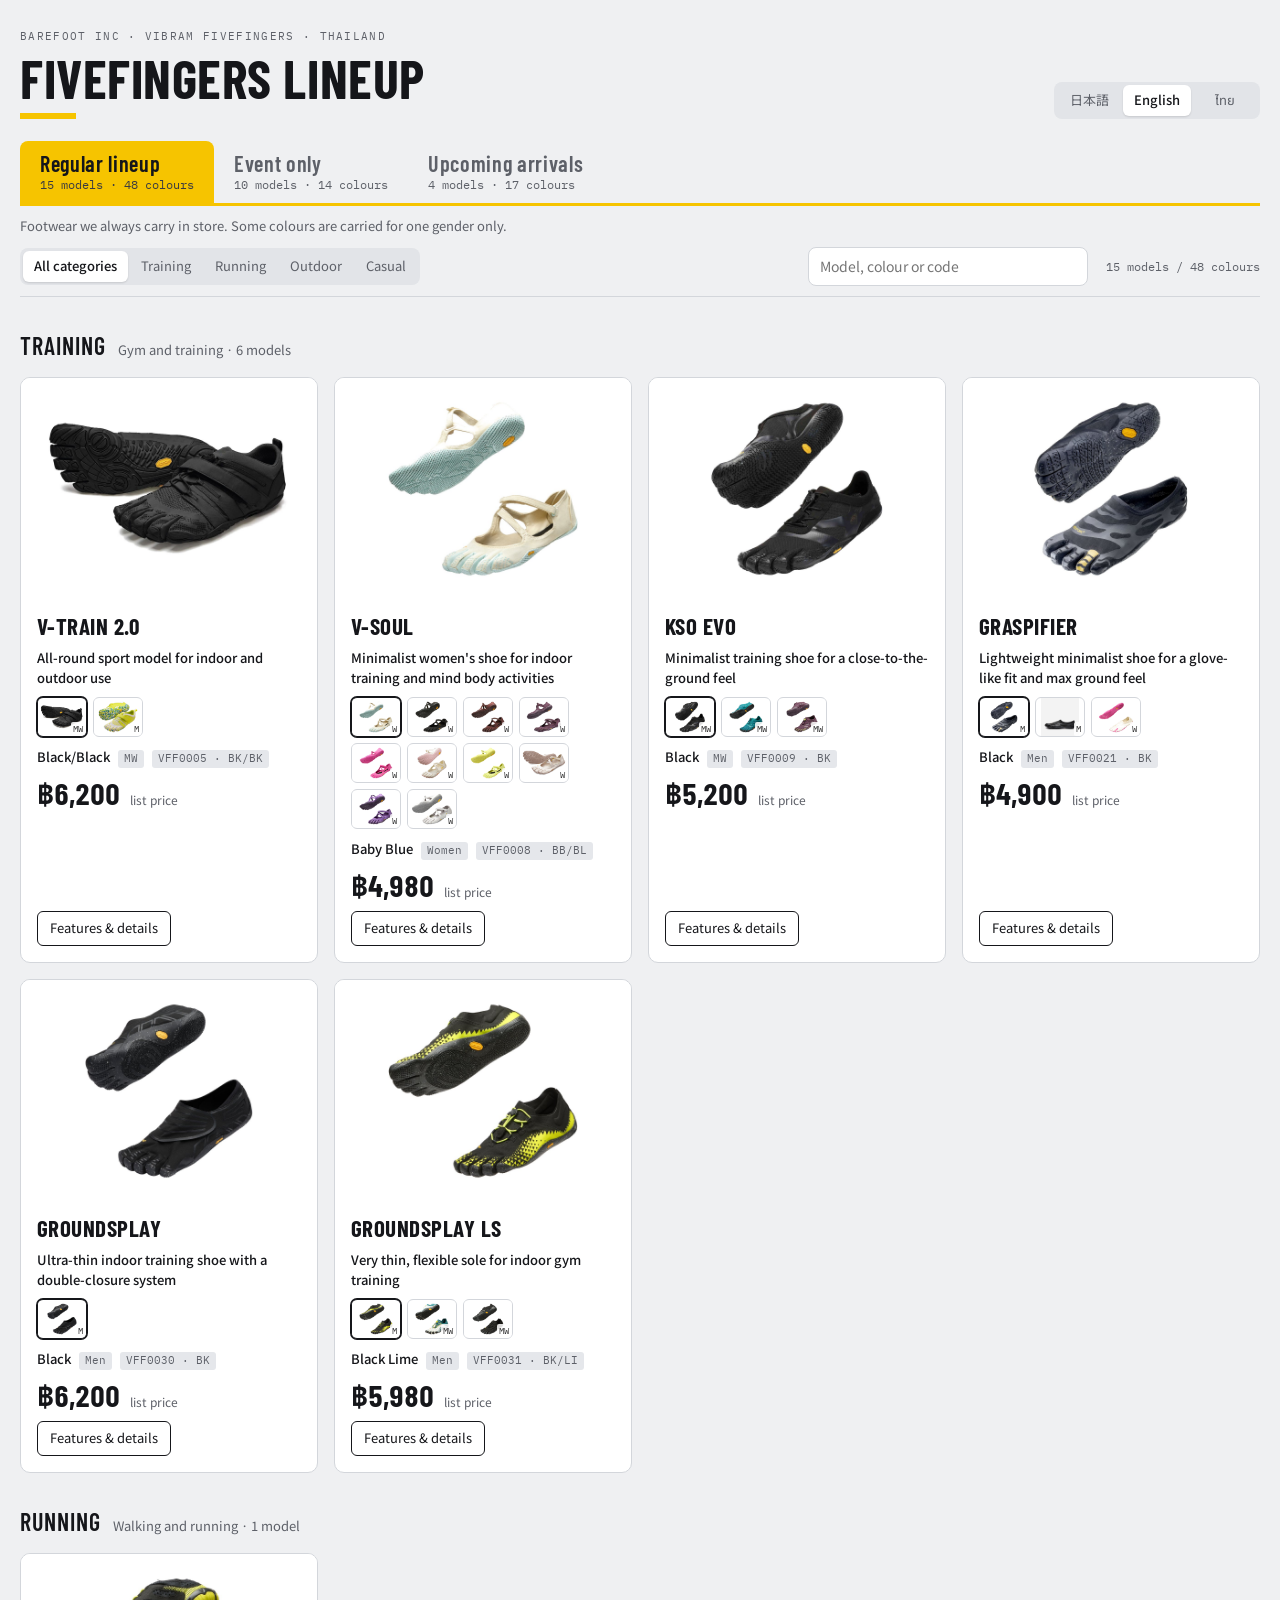
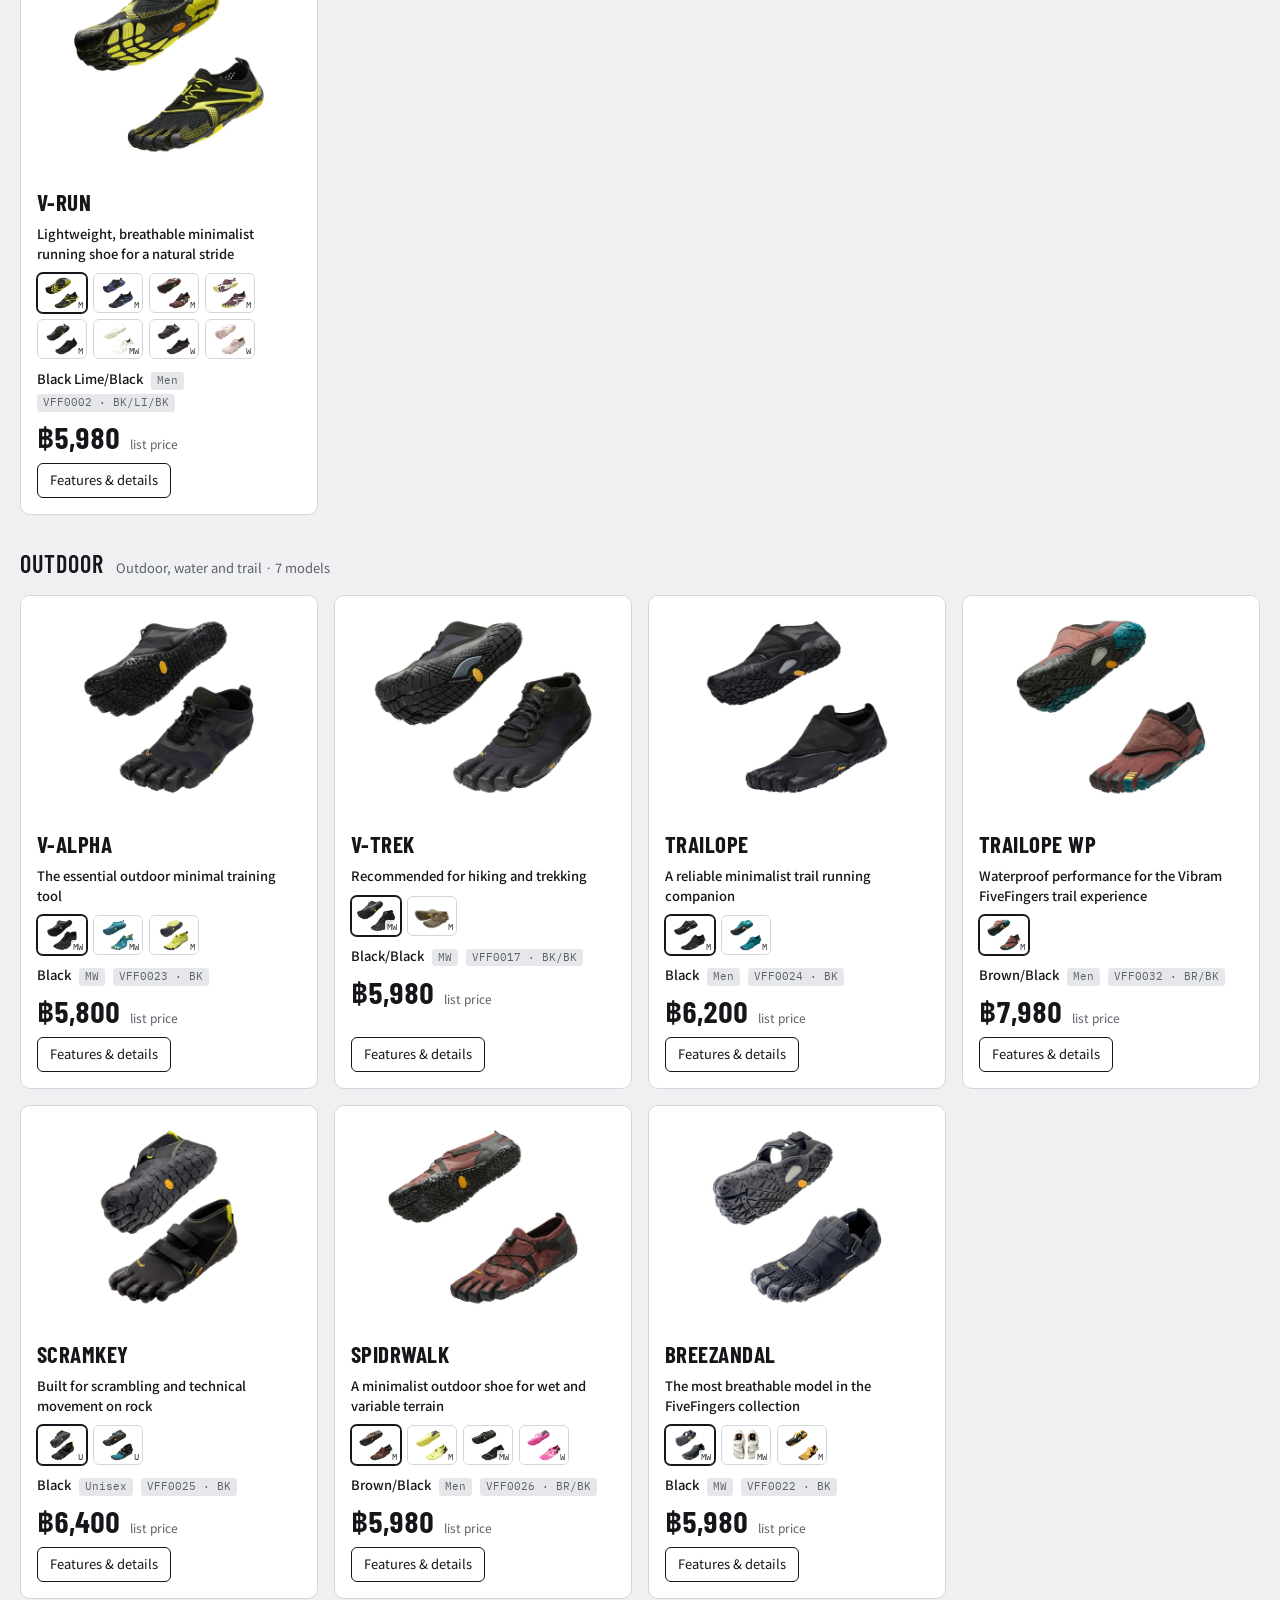
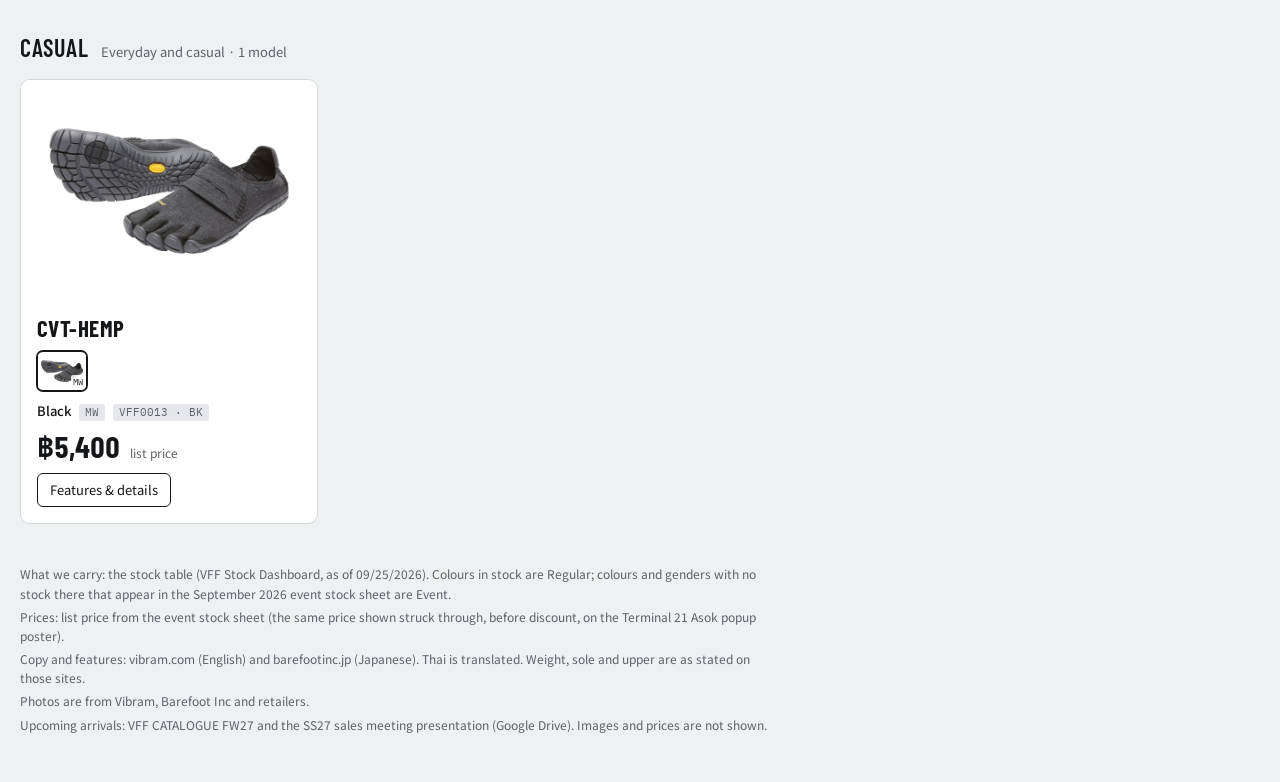
<file: public/index.html>
<!doctype html>
<html lang="ja">
<head>
<meta name="viewport" content="width=device-width, initial-scale=1, viewport-fit=cover">
<meta name="robots" content="noindex">
<style>html{color-scheme:light}body{margin:0}img{max-width:100%}[hidden]{display:none!important}</style>
<meta charset="utf-8">
<title>FiveFingers Lineup</title>
<meta name="description" content="Barefoot Inc が扱う Vibram FiveFingers のレギュラー商品とイベント限定商品。特徴・説明・画像・通常価格・カラー展開(日本語 / English / ไทย)">
<link rel="preconnect" href="https://fonts.googleapis.com">
<link rel="preconnect" href="https://fonts.gstatic.com" crossorigin>
<link rel="stylesheet" href="https://fonts.googleapis.com/css2?family=Barlow+Condensed:wght@500;600;700&family=Noto+Sans+JP:wght@400;500;700&family=Noto+Sans+Thai:wght@400;500;700&family=IBM+Plex+Mono:wght@400;500&display=swap">
<style>

:root{
  --bg:#EFF0F2; --surface:#FFFFFF; --sunk:#E2E4E8; --ink:#15161A; --muted:#5D6068; --line:#D3D6DB;
  --accent:#7A5A00; --accent-ink:#FFFFFF; --mark:#F6C400; --photo:#FFFFFF; --chip:#E5E7EB; --focus:#15161A;
  --display:"Barlow Condensed","Noto Sans Thai","Arial Narrow",system-ui,sans-serif;
  --body:"Noto Sans JP","Noto Sans Thai","Hiragino Sans","Yu Gothic",system-ui,sans-serif;
  --mono:"IBM Plex Mono",ui-monospace,Consolas,monospace;
}
@media (prefers-color-scheme: dark){
  :root:not([data-theme="light"]){
    color-scheme:dark;
    --bg:#0F1013; --surface:#18191D; --sunk:#222328; --ink:#ECEDEF; --muted:#9A9DA6; --line:#2C2E34;
    --accent:#F6C400; --accent-ink:#15161A; --mark:#F6C400; --photo:#F4F5F6; --chip:#25272D; --focus:#F6C400;
  }
}
:root[data-theme="dark"]{
  color-scheme:dark;
  --bg:#0F1013; --surface:#18191D; --sunk:#222328; --ink:#ECEDEF; --muted:#9A9DA6; --line:#2C2E34;
  --accent:#F6C400; --accent-ink:#15161A; --mark:#F6C400; --photo:#F4F5F6; --chip:#25272D; --focus:#F6C400;
}
*{box-sizing:border-box}
body{background:var(--bg);color:var(--ink);font-family:var(--body);font-size:14px;line-height:1.6;padding-inline:16px;padding-block:0 48px}
.wrap{max-width:1240px;margin:0 auto}
button{font:inherit;color:inherit}
:focus-visible{outline:2px solid var(--focus);outline-offset:2px}

header.top{display:flex;flex-wrap:wrap;align-items:flex-end;justify-content:space-between;gap:16px 32px;padding-block:28px 18px}
.eyebrow{font-family:var(--mono);font-size:11px;letter-spacing:.12em;text-transform:uppercase;color:var(--muted)}
h1{font-family:var(--display);font-weight:700;font-size:clamp(34px,6vw,54px);line-height:.95;letter-spacing:.01em;margin:6px 0 0;text-transform:uppercase;text-wrap:balance}
.stats{display:flex;gap:28px;flex-wrap:wrap}
.stat b{display:block;font-family:var(--display);font-size:30px;font-weight:600;line-height:1;font-variant-numeric:tabular-nums}
.stat span{font-size:12px;color:var(--muted)}
.tabs{display:flex;border-bottom:3px solid var(--mark);margin-top:4px;overflow-x:auto}
.tabs a{display:flex;flex-direction:column;gap:1px;padding:10px 20px 9px;text-decoration:none;color:var(--muted);border-radius:8px 8px 0 0;white-space:nowrap}
.tabs a b{font-family:var(--display);font-size:22px;font-weight:600;letter-spacing:.03em;line-height:1.1}
.tabs a span{font-family:var(--mono);font-size:11.5px}
.tabs a:hover{color:var(--ink)}
.tabs a[aria-current="page"] span{color:#3A3B40}
.tabs a[aria-current="page"]{background:var(--mark);color:#15161A}
.tabnote{margin:10px 0 0;font-size:13px;color:var(--muted);max-width:760px}
.ph{font-family:var(--mono);font-size:12px;letter-spacing:.06em;color:var(--muted)}
.also{font-size:11.5px;color:var(--accent);border:1px solid var(--accent);border-radius:4px;padding:0 6px;align-self:flex-start}
.kind{font-family:var(--mono);font-size:11px;padding:0 6px;border-radius:3px;white-space:nowrap}
.kind.r{background:var(--ink);color:var(--surface)}
.kind.e{background:var(--chip);color:var(--muted)}

.bar{position:sticky;top:env(safe-area-inset-top,0px);z-index:5;background:var(--bg);border-bottom:1px solid var(--line);padding-block:10px;display:flex;flex-wrap:wrap;gap:8px 18px;align-items:center}
.seg{display:inline-flex;background:var(--sunk);border-radius:8px;padding:3px;gap:2px}
.seg button{border:0;background:transparent;padding:5px 11px;border-radius:6px;cursor:pointer;font-size:13px;color:var(--muted);white-space:nowrap}
.seg button[aria-pressed="true"]{background:var(--surface);color:var(--ink);font-weight:500;box-shadow:0 1px 2px rgba(0,0,0,.12)}
.search{flex:1 1 180px;max-width:280px;margin-left:auto}
.search input{width:100%;padding:7px 11px;border:1px solid var(--line);border-radius:8px;background:var(--surface);color:var(--ink);font:inherit}
.count{font-family:var(--mono);font-size:12px;color:var(--muted)}

.cat{margin-top:30px}
.cat h2{display:flex;align-items:baseline;gap:12px;font-family:var(--display);font-weight:600;font-size:24px;letter-spacing:.04em;text-transform:uppercase;margin:0 0 12px}
.cat h2 small{font-family:var(--body);font-size:13px;font-weight:400;letter-spacing:0;text-transform:none;color:var(--muted)}
.grid{display:grid;grid-template-columns:repeat(auto-fill,minmax(290px,1fr));gap:16px}

.card{background:var(--surface);border:1px solid var(--line);border-radius:10px;overflow:hidden;display:flex;flex-direction:column}
.photo{position:relative;background:var(--photo);aspect-ratio:4/3;max-width:100%;display:flex;align-items:center;justify-content:center;cursor:zoom-in;border:0;padding:0;width:100%}
.photo img{width:100%;height:100%;object-fit:contain;padding:8px}
.body{padding:14px 16px 16px;display:flex;flex-direction:column;gap:10px;flex:1}
.name{font-family:var(--display);font-weight:700;font-size:23px;line-height:1.05;text-transform:uppercase;letter-spacing:.02em;margin:0}
.jname{font-size:12px;color:var(--muted);margin-top:2px}
.tag{font-size:13px;font-weight:500;line-height:1.5;margin:0}
.swatches{display:flex;flex-wrap:wrap;gap:6px}
.sw{width:50px;height:40px;border-radius:6px;border:1.5px solid var(--line);background:var(--photo);padding:0;cursor:pointer;position:relative;overflow:hidden}
.sw img{width:100%;height:100%;object-fit:contain}
.sw[aria-pressed="true"]{border-color:var(--ink);box-shadow:0 0 0 1px var(--ink)}
.sw i{position:absolute;right:1px;bottom:0;font-style:normal;font-family:var(--mono);font-size:9px;color:#333;background:rgba(255,255,255,.85);padding:0 2px;border-radius:2px}
.cwname{font-size:13px;display:flex;flex-wrap:wrap;gap:4px 8px;align-items:baseline}
.cwname b{font-weight:500}
.gpill{font-family:var(--mono);font-size:11px;padding:0 6px;border-radius:3px;background:var(--chip);color:var(--muted)}
.price{display:flex;align-items:baseline;gap:10px;flex-wrap:wrap}
.price .now{font-family:var(--display);font-weight:700;font-size:30px;line-height:1;font-variant-numeric:tabular-nums}
.price .unit{font-size:12px;color:var(--muted)}
.more{margin-top:auto;align-self:flex-start;border:1px solid var(--ink);background:transparent;border-radius:6px;padding:6px 12px;cursor:pointer;font-size:13px}
.more:hover{background:var(--ink);color:var(--surface)}
.empty{padding:40px 0;color:var(--muted)}

dialog{border:0;padding:0;border-radius:12px;background:var(--surface);color:var(--ink);width:min(1000px,calc(100vw - 32px));max-height:calc(100vh - 40px)}
dialog::backdrop{background:rgba(10,14,11,.55)}
.dlg{display:grid;grid-template-columns:minmax(0,1.05fr) minmax(0,1fr)}
.gal{background:var(--photo);padding:16px;display:flex;flex-direction:column;gap:10px}
.gal .main{aspect-ratio:1/1;max-width:100%;display:flex;align-items:center;justify-content:center}
.gal .main img{max-height:100%;object-fit:contain}
.thumbs{display:flex;gap:6px;flex-wrap:wrap}
.thumbs button{width:64px;height:54px;border:1.5px solid #DDD;border-radius:6px;background:#fff;padding:0;cursor:pointer}
.thumbs button[aria-pressed="true"]{border-color:#171A18}
.thumbs img{width:100%;height:100%;object-fit:contain}
.info{padding:22px 24px 24px;overflow:auto;display:flex;flex-direction:column;gap:16px}
.info .close{position:sticky;top:0;align-self:flex-end;border:1px solid var(--line);background:var(--surface);border-radius:6px;padding:4px 10px;cursor:pointer;margin-bottom:-36px}
.info h3{font-family:var(--display);font-weight:700;font-size:32px;line-height:1;text-transform:uppercase;margin:0;padding-right:70px}
.lead{font-size:14px;margin:0}
.lead.en{color:var(--muted);font-size:13px}
.sec{font-family:var(--mono);font-size:11px;letter-spacing:.12em;text-transform:uppercase;color:var(--muted);margin:0 0 6px}
.specs{display:grid;grid-template-columns:repeat(auto-fit,minmax(110px,1fr));gap:1px;background:var(--line);border:1px solid var(--line);border-radius:8px;overflow:hidden}
.specs div{background:var(--surface);padding:8px 10px}
.specs dt{font-size:11px;color:var(--muted)}
.specs dd{margin:0;font-family:var(--display);font-size:20px;font-weight:600;line-height:1.2}
.feats{list-style:none;margin:0;padding:0;display:flex;flex-direction:column;gap:8px}
.feats li{padding-left:14px;position:relative;font-size:13px}
.feats li::before{content:"";position:absolute;left:0;top:.62em;width:6px;height:6px;border-radius:50%;background:var(--accent)}
.feats b{font-weight:500;display:block}
.tbl{overflow-x:auto}
table{width:100%;border-collapse:collapse;font-size:12.5px}
th,td{text-align:left;padding:6px 8px;border-bottom:1px solid var(--line);white-space:nowrap}
th{font-weight:500;color:var(--muted);font-size:11.5px}
td.n{text-align:right;font-family:var(--mono);font-variant-numeric:tabular-nums}
td.m{font-family:var(--mono);font-size:11.5px}
tr.cur td{background:var(--chip)}
.links{display:flex;gap:12px;flex-wrap:wrap;font-size:13px}
.links a{color:var(--accent)}
.note{font-size:12px;color:var(--muted);background:var(--sunk);padding:8px 10px;border-radius:6px}
footer{margin-top:40px;font-size:12px;color:var(--muted);max-width:760px;display:flex;flex-direction:column;gap:4px}
@media (max-width:760px){
  .dlg{grid-template-columns:1fr}
  .gal .main{aspect-ratio:4/3}
  .search{max-width:none;margin-left:0}
}
@media (prefers-reduced-motion:no-preference){.sw,.more,.seg button{transition:all .12s}}
.headr{display:flex;flex-direction:column;align-items:flex-end;gap:14px}
.lang button{min-width:64px}
html[lang="th"] .tabs a b{font-size:19px}
.range{list-style:none;margin:0;padding:0;border:1px solid var(--line);border-radius:8px;overflow:hidden}
.range li{display:flex;justify-content:space-between;align-items:center;gap:10px;padding:6px 10px;font-size:13px;border-top:1px solid var(--line)}
.range li:first-child{border-top:0}
.gps{display:flex;gap:4px;flex-wrap:wrap;justify-content:flex-end}
.gp{font-family:var(--mono);font-size:11px;padding:0 6px;border-radius:3px;white-space:nowrap}
.gp.r{background:var(--ink);color:var(--surface)}
.gp.e{background:var(--chip);color:var(--ink)}
.gp.n{border:1px solid var(--line);color:var(--muted)}
.specs .wide{grid-column:1/-1}
.specs .wide dd{font-family:var(--body);font-size:14px;font-weight:500}
.muted{color:var(--muted);margin:0}
.small{font-size:11.5px;margin-top:6px}
@media (max-width:760px){.headr{align-items:flex-start}}

h1::after{content:"";display:block;width:56px;height:6px;background:var(--mark);margin-top:10px}
.sw.txt{background:var(--sunk);color:var(--ink);display:flex;align-items:center;justify-content:center;font-size:9.5px;line-height:1.1;text-align:center;padding:2px 3px 9px;font-family:var(--body)}
.sw.txt span{overflow:hidden;display:-webkit-box;-webkit-line-clamp:3;-webkit-box-orient:vertical;word-break:break-word}
.refnote{position:absolute;left:8px;bottom:8px;font-size:10.5px;background:rgba(21,22,26,.78);color:#fff;padding:1px 7px;border-radius:3px}
.gal .main{position:relative}
</style>
<style id="mobile-fix">
/* Phone layout: keep every tab on screen and stop filter rows from widening the page */
@media (max-width: 640px) {
  .tabs { overflow: visible; }
  .tabs a { flex: 1 1 0; min-width: 0; padding: 9px 6px 8px; white-space: normal; }
  .tabs a b { font-size: clamp(13px, 3.6vw, 16px); line-height: 1.15; overflow-wrap: anywhere; }
  html[lang="th"] .tabs a b { font-size: clamp(12px, 3.4vw, 15px); }
  .tabs a span { font-size: 10px; line-height: 1.25; }
  .bar > * { min-width: 0; }
  .bar .seg { max-width: 100%; overflow-x: auto; scrollbar-width: none; }
  .bar .seg::-webkit-scrollbar { display: none; }
  .bar .seg button { flex: 0 0 auto; }
  .stats { gap: 18px; }
}
</style>
</head>
<body>


<div class="wrap">
<header class="top">
  <div>
    <div class="eyebrow">Barefoot Inc · Vibram FiveFingers · Thailand</div>
    <h1>FiveFingers lineup</h1>
  </div>
  <div class="headr">
    <div class="seg lang" id="f-lang" role="group" aria-label="Language">
      <button data-v="ja" aria-pressed="false" lang="ja">日本語</button>
      <button data-v="en" aria-pressed="false" lang="en">English</button>
      <button data-v="th" aria-pressed="false" lang="th">ไทย</button>
    </div>
  </div>
</header>

<nav class="tabs" id="tabs">
  <a href="#regular" data-tab="regular" aria-current="page"><b data-i="tabRegular"></b><span id="t-regular"></span></a>
  <a href="#event" data-tab="event"><b data-i="tabEvent"></b><span id="t-event"></span></a>
  <a href="#upcoming" data-tab="upcoming"><b data-i="tabUpcoming"></b><span id="t-upcoming"></span></a>
</nav>
<p class="tabnote" id="tabnote"></p>

<div class="bar" role="toolbar">
  <div class="seg" id="f-cat">
    <button data-v="all" aria-pressed="true" data-i="allCats"></button>
    <button data-v="training" aria-pressed="false">Training</button>
    <button data-v="running" aria-pressed="false">Running</button>
    <button data-v="outdoor" aria-pressed="false">Outdoor</button>
    <button data-v="casual" aria-pressed="false">Casual</button>
  </div>
  <label class="search"><input id="q" type="search"></label>
  <span class="count" id="count"></span>
</div>

<main id="list"></main>

<footer id="foot"></footer>
</div>

<dialog id="dlg"></dialog>

<script>
const DATA = [{"name":"V-Run","cat":"running","price":5980,"cw":[{"colour":"Black Lime/Black","g":"M","regular":true,"code":"VFF0002 · BK/LI/BK","imgs":["img/pair_vrun_blacklimeblack_M.jpg"],"img_src":"drive"},{"colour":"Black/Blue","g":"M","regular":true,"code":"VFF0002 · BK/BL","imgs":["img/pair_vrun_blackblue_M.jpg"],"img_src":"drive"},{"colour":"Brown Ivory/Black","g":"M","regular":true,"code":"VFF0002 · BR/IV/BK","imgs":["img/pair_vrun_brownivoryblack_M.jpg"],"img_src":"drive"},{"colour":"Fig/Ivory/A.Green","g":"M","regular":true,"code":"VFF0002 · F/IV/GN","imgs":["img/pair_vrun_figivoryagreen_M.jpg"],"img_src":"drive"},{"colour":"Total Black","g":"M","regular":true,"code":"VFF0002 · TT/BK","imgs":["img/pair_vrun_totalblack_M.jpg"],"img_src":"drive"},{"colour":"Total Ivory","g":"MW","regular":true,"code":"VFF0002 · TT/IV","imgs":["img/pair_vrun_totalivory_MW.jpg"],"img_src":"drive"},{"colour":"Black/Yellow","g":"M","regular":false,"code":"VFF0002 · BK/YL","imgs":["img/pair_vrun_blackyellow_M.jpg"],"img_src":"drive"},{"colour":"Golden/Yellow/Black","g":"M","regular":false,"code":"VFF0002 · GO/YL/BK","imgs":["img/pair_vrun_goldenyellowblack_M.jpg"],"img_src":"drive"},{"colour":"Ivory/Yellow","g":"M","regular":false,"code":"VFF0002 · IV/YL","imgs":["img/pair_vrun_ivoryyellow_M.jpg"],"img_src":"drive"},{"colour":"Black/Fig","g":"W","regular":true,"code":"VFF0002 · BK/F","imgs":["img/pair_vrun_blackfig_W.jpg"],"img_src":"drive"},{"colour":"Dusty Pink","g":"W","regular":true,"code":"VFF0002 · DPK","imgs":["img/pair_vrun_dustypink_W.jpg"],"img_src":"drive"}],"range":[{"name":"Brown/Ivory/Black","W":"","M":"regular"},{"name":"Total Black","W":"","M":"regular"},{"name":"Total Ivory","W":"regular","M":"regular"},{"name":"Black Lime/Black","M":"regular"},{"name":"Black/Blue","M":"regular"},{"name":"Fig/Ivory/A.Green","M":"regular"},{"name":"Black/Yellow","M":"event"},{"name":"Golden/Yellow/Black","M":"event"},{"name":"Ivory/Yellow","M":"event"},{"name":"Black/Fig","W":"regular"},{"name":"Dusty Pink","W":"regular"}],"listed":true,"jp_url":"https://www.barefootinc.jp/view/item/000000000399","vib_url":"https://www.vibram.com/us/shop/fivefingers/women/v-run/W31_2_BrownIvoryBlack.html","i18n":{"ja":{"tagline":"ミニマルランニングへの入り口となる軽量モデル","intro":"従来のシューズから、より自然な走りへ移行する人のための軽量で通気性に優れたミニマルランニングシューズ。薄いソールが地面の感覚を伝え、バランスやランニングフォームの向上を助けます。ウォーキングやジムでも使えます。","feats":[{"t":"ミニマルへの移行に最適","d":"従来のシューズからミニマルランニングへ段階的に移行したい人向けに設計されています。"},{"t":"薄いソールで地面を感じる","d":"薄いソール構造が地面からのフィードバックを高め、固有受容感覚やバランスを助けます。"},{"t":"通気性の高いアッパー","d":"柔らかい穴あきアッパーが空気の流れを最大化し、一日中快適です。"},{"t":"ミディアムな接地感","d":"柔軟性と反応性、必要最低限の保護のバランスがとれています。"},{"t":"走る以外にも対応","d":"ウォーキングやジムトレーニング、ふだんの運動にも使えます。"}]},"en":{"tagline":"Lightweight, breathable minimalist running shoe for a natural stride","intro":"A lightweight, breathable minimalist running shoe for runners moving from traditional footwear to a more natural running experience. The thin sole enhances ground feedback, helping proprioception, balance and running technique, while the soft, perforated upper maximizes airflow.","feats":[{"t":"Easy minimalist transition","d":"Designed to support a gradual shift from traditional shoes to minimalist running."},{"t":"Thin sole, real ground feel","d":"The thin sole construction enhances ground feedback to help balance and technique."},{"t":"Breathable perforated upper","d":"The soft, perforated upper maximizes airflow for all-day comfort."},{"t":"Medium ground feel","d":"Balances flexibility, responsiveness and essential protection."},{"t":"Beyond running","d":"Suits walking, gym training and general fitness focused on natural movement."}]},"th":{"tagline":"รองเท้าวิ่งมินิมอลน้ำหนักเบา ระบายอากาศดี เพื่อก้าวเดินแบบธรรมชาติ","intro":"รองเท้าวิ่งมินิมอลน้ำหนักเบาและระบายอากาศได้ดี เหมาะสำหรับผู้ที่ต้องการเปลี่ยนจากรองเท้าแบบดั้งเดิมสู่การวิ่งที่เป็นธรรมชาติมากขึ้น พื้นรองเท้าบางช่วยให้รับรู้พื้นได้ชัดเจน ช่วยเรื่องการทรงตัวและท่าวิ่ง ส่วนอัปเปอร์นุ่มแบบเจาะรูช่วยให้อากาศถ่ายเทได้ดี","feats":[{"t":"ปรับสู่มินิมอลได้ง่าย","d":"ออกแบบมาเพื่อให้ค่อยๆ เปลี่ยนจากรองเท้าแบบเดิมสู่การวิ่งแบบมินิมอล"},{"t":"พื้นบาง สัมผัสพื้นชัด","d":"โครงสร้างพื้นบางช่วยให้รับรู้พื้นได้ดีขึ้น ช่วยเรื่องการทรงตัวและเทคนิคการวิ่ง"},{"t":"อัปเปอร์เจาะรู ระบายอากาศดี","d":"อัปเปอร์นุ่มแบบเจาะรูให้อากาศถ่ายเทสูงสุด สวมสบายได้ทั้งวัน"},{"t":"สัมผัสพื้นระดับกลาง","d":"สมดุลระหว่างความยืดหยุ่น การตอบสนอง และการปกป้องที่จำเป็น"},{"t":"ใช้ได้มากกว่าการวิ่ง","d":"เหมาะกับการเดิน ออกกำลังกายในยิม และการเคลื่อนไหวแบบธรรมชาติทั่วไป"}]},"specs":{"weight":{"ja":"M43: 136g","en":"Men's EU43: 136 g","th":"ผู้ชาย EU43: 136 กรัม"},"sole":{"ja":"最大厚8.5mm(インソール2mm EVA+ミッドソール4mm EVA+ラバー2.5mm)","en":"Max 8.5 mm: 2 mm EVA insole + 4 mm EVA midsole + 2.5 mm rubber outsole","th":"หนาสูงสุด 8.5 มม.: พื้นเสริม EVA 2 มม. + มิดโซล EVA 4 มม. + ยางเอาท์โซล 2.5 มม."},"upper":{"ja":"Polyester Lycra ストレッチメッシュ+ポリエステルマイクロファイバー","en":"Polyester Lycra stretch mesh + polyester microfiber","th":"Polyester Lycra stretch mesh + polyester microfiber"}}}},{"name":"EL-X Knit","cat":"running","price":4900,"cw":[{"colour":"Gray","g":"M","regular":false,"code":"VFF0010 · GY","imgs":["img/pair_elxknit_gray_M.jpg"],"img_src":"drive"}],"range":[{"name":"Gray","M":"event"}],"listed":false,"jp_url":"","vib_url":"","i18n":{}},{"name":"V-Train 2.0","cat":"training","price":6200,"cw":[{"colour":"Black/Black","g":"MW","regular":true,"code":"VFF0005 · BK/BK","imgs":["img/pair_vtrain20_blackblack_MW.jpg"],"img_src":"drive"},{"colour":"Lime Green/Gray","g":"M","regular":true,"code":"VFF0005 · LIG/GY","imgs":["img/pair_vtrain20_limegreengray_M.jpg"],"img_src":"drive"}],"range":[{"name":"Black/Black","M":"regular","W":"regular"},{"name":"Lime Green/Gray","M":"regular"}],"listed":false,"jp_url":"https://www.barefootinc.jp/view/item/000000000345","vib_url":"","i18n":{"ja":{"tagline":"屋内外で活躍するオールマイティなスポーツモデル","intro":"フィットネス、トレーニング、ランニングなど、屋内・屋外を問わず様々な場面で活躍するモデル。ワンタッチストラップとマジックテープで足をしっかりホールドし、ハードなトレーニングや横方向の動きにも対応します。","feats":[{"t":"ダブルホールド","d":"ワンタッチストラップとマジックテープの組み合わせで足をしっかり固定します。"},{"t":"横方向の動きに対応","d":"ハードなトレーニングや横方向の動きにも対応します。"},{"t":"XS TREK ソール","d":"特殊な模様のXS TREKソールが安定感と優れたグリップ力を発揮します。"},{"t":"跡を残さず室内も快適","d":"跡を残さない作りのため、室内にも適しています。"}]},"en":{"tagline":"All-round sport model for indoor and outdoor use","intro":"A versatile sport model for fitness, training and running, indoors or outdoors. A one-touch strap combined with hook-and-loop closure holds the foot firmly, and it handles hard training and lateral movement.","feats":[{"t":"Double-closure hold","d":"A one-touch strap plus hook-and-loop closure holds the foot firmly."},{"t":"Ready for lateral moves","d":"Supports hard training and sideways movement."},{"t":"XS Trek sole","d":"The specially patterned XS Trek sole offers stability and excellent grip."},{"t":"Non-marking for indoors","d":"Its construction leaves no marks, so it suits indoor floors."}]},"th":{"tagline":"รองเท้าสปอร์ตอเนกประสงค์ ใช้ได้ทั้งในและนอกอาคาร","intro":"รองเท้าสปอร์ตอเนกประสงค์ ใช้ได้ทั้งฟิตเนส เทรนนิ่ง และการวิ่ง ทั้งในร่มและกลางแจ้ง สายรัดแบบวันทัชและตีนตุ๊กแกช่วยล็อกเท้าให้กระชับ รองรับการเทรนนิ่งหนักและการเคลื่อนไหวด้านข้าง","feats":[{"t":"ล็อกเท้าสองชั้น","d":"สายรัดวันทัชร่วมกับตีนตุ๊กแกช่วยยึดเท้าให้กระชับ"},{"t":"รองรับการเคลื่อนไหวด้านข้าง","d":"รองรับการเทรนนิ่งหนักและการเคลื่อนไหวด้านข้าง"},{"t":"พื้น XS Trek","d":"ลายพื้น XS Trek เฉพาะตัวให้ความมั่นคงและยึดเกาะได้ดีเยี่ยม"},{"t":"ไม่ทิ้งรอยบนพื้น ใช้ในร่มได้","d":"โครงสร้างพื้นไม่ทิ้งรอย จึงเหมาะกับการใช้ในอาคาร"}]},"specs":{"weight":{"ja":"M43: 220g","en":"Men's EU43: 220 g","th":"ผู้ชาย EU43: 220 กรัม"},"sole":{"ja":"ラバーアウトソール4mm(XS TREK)","en":"4 mm rubber outsole (XS Trek compound)","th":"เอาท์โซลยาง 4 มม. (XS Trek)"},"upper":{"ja":"ポリエステル生地+サイドTPUパネル","en":"Polyester fabric + lateral TPU panels","th":"ผ้าโพลีเอสเตอร์ + แผง TPU ด้านข้าง"}}}},{"name":"V-Soul","cat":"training","price":4980,"cw":[{"colour":"Baby Blue","g":"W","regular":true,"code":"VFF0008 · BB/BL","imgs":["img/pair_vsoul_babyblue_W.jpg"],"img_src":"drive"},{"colour":"Black","g":"W","regular":true,"code":"VFF0008 · BK","imgs":["img/pair_vsoul_black_W.jpg"],"img_src":"drive"},{"colour":"Brown","g":"W","regular":true,"code":"VFF0008 · BR","imgs":["img/pair_vsoul_brown_W.jpg"],"img_src":"drive"},{"colour":"Fig/A.Green","g":"W","regular":true,"code":"VFF0008 · F/GN","imgs":["img/pair_vsoul_figagreen_W.jpg"],"img_src":"drive"},{"colour":"Fuchsia","g":"W","regular":true,"code":"VFF0008 · FU","imgs":["img/pair_vsoul_fuchsia_W.jpg"],"img_src":"drive"},{"colour":"Ivory/Dusty Pink","g":"W","regular":true,"code":"VFF0008 · IV/DPK","imgs":["img/pair_vsoul_ivorydustypink_W.jpg"],"img_src":"drive"},{"colour":"Lime Green","g":"W","regular":true,"code":"VFF0008 · LI/GN","imgs":["img/pair_vsoul_limegreen_W.jpg"],"img_src":"drive"},{"colour":"Nude","g":"W","regular":true,"code":"VFF0008 · NU","imgs":["img/pair_vsoul_nude_W.jpg"],"img_src":"drive"},{"colour":"Purple","g":"W","regular":true,"code":"VFF0008 · PP","imgs":["img/pair_vsoul_purple_W.jpg"],"img_src":"drive"},{"colour":"Silver","g":"W","regular":true,"code":"VFF0008 · SV","imgs":["img/pair_vsoul_silver_W.jpg"],"img_src":"drive"}],"range":[{"name":"Silver","W":"regular"},{"name":"Baby Blue","W":"regular"},{"name":"Black","W":"regular"},{"name":"Brown","W":"regular"},{"name":"Fig/A.Green","W":"regular"},{"name":"Fuchsia","W":"regular"},{"name":"Ivory/Dusty Pink","W":"regular"},{"name":"Lime Green","W":"regular"},{"name":"Nude","W":"regular"},{"name":"Purple","W":"regular"}],"listed":true,"jp_url":"","vib_url":"https://www.vibram.com/uk/shop/fivefingers/women/v-soul/W72_Silver.html","i18n":{"ja":{"tagline":"屋内トレーニングやマインドボディ向けのミニマルな女性用モデル","intro":"屋内トレーニング、ファンクショナルフィットネス、ヨガなどのマインドボディ系アクティビティ向けの女性用ミニマルシューズ。エレガントなデザインとFiveFingersならではの裸足感覚を両立しています。","feats":[{"t":"Max Feel アプローチ","d":"自然な足の動きを妨げず、地面の感覚とコントロール性を高めます。"},{"t":"通気性の高いオープンアッパー","d":"一日中履けるオープンで通気性のあるアッパーです。"},{"t":"調整できるマジックテープ","d":"フック&ループ式で、自分に合うフィット感に調整できます。"},{"t":"XS Trek ソール","d":"滑らかな屋内の床でも安定したトラクションを発揮するよう設計されています。"},{"t":"スタジオに最適","d":"ヨガ、ピラティス、プライオメトリクス、バランス系エクササイズに向きます。"}]},"en":{"tagline":"Minimalist women's shoe for indoor training and mind body activities","intro":"A minimalist women's shoe for indoor training, functional fitness and mind body activities, combining an elegant design with the unmistakable FiveFingers barefoot experience. Built on Vibram's Max Feel approach, it is lightweight and highly flexible for natural foot articulation.","feats":[{"t":"Max Feel approach","d":"Allows natural foot movement with enhanced ground awareness and control."},{"t":"Open, breathable upper","d":"Designed for all-day wear."},{"t":"Adjustable closure","d":"The hook-and-loop closure gives a customizable, secure fit."},{"t":"Vibram XS Trek outsole","d":"Designed for consistent traction on smooth indoor surfaces."},{"t":"Made for studio workouts","d":"Suited to yoga, Pilates, plyometric and balance-focused exercises."}]},"th":{"tagline":"รองเท้ามินิมอลสำหรับผู้หญิง เหมาะกับเทรนนิ่งในร่มและกิจกรรมแบบ mind body","intro":"รองเท้ามินิมอลสำหรับผู้หญิง เหมาะกับการเทรนนิ่งในร่ม ฟังก์ชันนัลฟิตเนส และกิจกรรมแบบ mind body ผสานดีไซน์ที่สวยงามเข้ากับความรู้สึกเหมือนเดินเท้าเปล่าแบบ FiveFingers ด้วยแนวคิด Max Feel ของ Vibram น้ำหนักเบาและยืดหยุ่นสูง ช่วยให้เท้าขยับได้เป็นธรรมชาติ","feats":[{"t":"แนวคิด Max Feel","d":"เท้าขยับได้เป็นธรรมชาติ พร้อมรับรู้พื้นและควบคุมได้ดีขึ้น"},{"t":"อัปเปอร์โปร่ง ระบายอากาศดี","d":"ออกแบบมาให้สวมได้สบายทั้งวัน"},{"t":"ปรับความกระชับได้","d":"แถบตีนตุ๊กแกปรับให้พอดีและกระชับตามต้องการ"},{"t":"พื้น Vibram XS Trek","d":"ออกแบบให้ยึดเกาะได้สม่ำเสมอบนพื้นผิวเรียบในอาคาร"},{"t":"เหมาะกับการออกกำลังกายในสตูดิโอ","d":"เหมาะกับโยคะ พิลาทิส พลัยโอเมตริก และการฝึกทรงตัว"}]},"specs":{"weight":{"ja":"片足: 91g","en":"91 g (3.2 oz) per shoe","th":"ข้างละ 91 กรัม (3.2 ออนซ์)"},"sole":{"ja":"アウトソール3mm Vibram XS Trek+インソール2mm PUフォーム","en":"3 mm Vibram XS Trek outsole + 2 mm PU foam insole","th":"เอาท์โซล Vibram XS Trek 3 มม. + พื้นเสริมโฟม PU 2 มม."},"upper":{"ja":"光沢ポリエステル+調整可能なフック&ループ","en":"Shiny polyester with adjustable hook-and-loop closure","th":"โพลีเอสเตอร์เงา พร้อมตีนตุ๊กแกปรับได้"}}}},{"name":"KSO EVO","cat":"training","price":5200,"cw":[{"colour":"Black","g":"MW","regular":true,"code":"VFF0009 · BK","imgs":["img/pair_ksoevo_black_MW.jpg"],"img_src":"drive"},{"colour":"Deep Lake/Black","g":"MW","regular":true,"code":"VFF0009 · DL/BK","imgs":["img/pair_ksoevo_deeplakeblack_MW.jpg"],"img_src":"drive"},{"colour":"Fig/A.Green","g":"MW","regular":true,"code":"VFF0009 · F/GN","imgs":["img/pair_ksoevo_figagreen_MW.jpg"],"img_src":"drive"},{"colour":"Yellow/White","g":"MW","regular":false,"code":"VFF0009 · YL/WT","imgs":["img/pair_ksoevo_yellowwhite_MW.jpg"],"img_src":"drive"}],"range":[{"name":"Black","W":"regular","M":"regular"},{"name":"Deep Lake/Black","W":"regular","M":"regular"},{"name":"Fig/A.Green","M":"regular","W":"regular"},{"name":"Yellow/White","M":"event","W":"event"}],"listed":true,"jp_url":"https://www.barefootinc.jp/view/item/000000000414","vib_url":"https://www.vibram.com/us/shop/fivefingers/women/kso-evo/W07_Black.html","i18n":{"ja":{"tagline":"超裸足感覚で行うトレーニング向けミニマルシューズ","intro":"自然な動きと地面に近い感覚を重視したミニマルなトレーニングシューズ。軽量で通気性と柔軟性に優れ、足の自然な動きに追従します。調整しやすいアッパーで、ファンクショナルや筋力系のワークアウトに向きます。","feats":[{"t":"ミディアムな接地感","d":"地面からのフィードバックと必要な保護のバランスがとれています。"},{"t":"柔軟なアウトソール","d":"確かなグリップと必要最低限の保護を、幅広いトレーニングで発揮します。"},{"t":"XS TREK ソール","d":"ジグザグ模様でグリップ力と柔軟性を兼ね備え、跡を残さず屋内にも適しています。"},{"t":"調整しやすいアッパー","d":"軽くて通気性のあるシンプルなアッパーで、しっかりフィットします。"},{"t":"ウェイトにも対応","d":"ファンクショナルフィットネス、プライオ、ウェイトやサーキットトレーニングに向きます。"}]},"en":{"tagline":"Minimalist training shoe for a close-to-the-ground feel","intro":"A minimalist training shoe designed to promote natural movement and a close-to-the-ground feel. Lightweight, breathable and highly flexible, it adapts to the natural motion of the foot, and its simple adjustable upper gives a secure, comfortable fit for functional and strength-based workouts.","feats":[{"t":"Medium Ground Feel","d":"Balances perceptible ground feedback with essential underfoot protection."},{"t":"Flexible outsole","d":"Provides reliable grip and essential protection across many training activities."},{"t":"XS Trek sole","d":"A zigzag pattern combines grip and flexibility, and the sole suits indoor use."},{"t":"Simple adjustable upper","d":"Light, airy upper for a comfortable and secure fit."},{"t":"Built for strength work","d":"Ideal for functional fitness, plyometrics, weightlifting and circuit training."}]},"th":{"tagline":"รองเท้าเทรนนิ่งมินิมอล ให้ความรู้สึกใกล้พื้นเหมือนเดินเท้าเปล่า","intro":"รองเท้าเทรนนิ่งมินิมอลที่ออกแบบเพื่อส่งเสริมการเคลื่อนไหวแบบธรรมชาติและความรู้สึกใกล้พื้น น้ำหนักเบา ระบายอากาศดี และยืดหยุ่นสูง ขยับตามการเคลื่อนไหวของเท้าได้อย่างลื่นไหล อัปเปอร์แบบปรับได้ง่ายช่วยให้กระชับสบาย เหมาะกับการออกกำลังกายแบบฟังก์ชันนัลและเสริมสร้างกล้ามเนื้อ","feats":[{"t":"สัมผัสพื้นระดับกลาง","d":"สมดุลระหว่างการรับรู้พื้นกับการปกป้องเท้าที่จำเป็น"},{"t":"เอาท์โซลยืดหยุ่น","d":"ยึดเกาะได้ดีและปกป้องเท้าอย่างเหมาะสมในการเทรนนิ่งหลากหลาย"},{"t":"พื้น XS Trek","d":"ลายซิกแซกให้ทั้งการยึดเกาะและความยืดหยุ่น เหมาะกับการใช้ในอาคาร"},{"t":"อัปเปอร์เรียบง่าย ปรับได้","d":"เบา โปร่ง สวมกระชับและสบาย"},{"t":"เหมาะกับเทรนนิ่งสายแข็งแรง","d":"เหมาะกับฟังก์ชันนัลฟิตเนส พลัยโอเมตริก ยกน้ำหนัก และเซอร์กิตเทรนนิ่ง"}]},"specs":{"weight":{"ja":"M43: 139g","en":"Men's EU43: 139 g","th":"ผู้ชาย EU43: 139 กรัม"},"sole":{"ja":"XS TREKラバーアウトソール3mm+インソール2mm EVA","en":"3 mm XS Trek rubber outsole + 2 mm EVA insole","th":"เอาท์โซลยาง XS Trek 3 มม. + พื้นเสริม EVA 2 มม."},"upper":{"ja":"ポリエステル生地(軽量で通気性のある調整式デザイン)","en":"Polyester fabric, light and airy adjustable design","th":"ผ้าโพลีเอสเตอร์ ดีไซน์เบาโปร่งและปรับได้"}}}},{"name":"KMD EVO","cat":"training","price":7200,"cw":[{"colour":"Black","g":"M","regular":false,"code":"VFF0018 · BK","imgs":["img/kmdevo_black_M_0.jpg"],"img_src":"vibram.com"},{"colour":"Yellow/Blue/Red","g":"M","regular":false,"code":"VFF0018 · YL/BL/RD","imgs":["img/verified_kmdevo_yellowbluered_M.jpg"],"img_src":"barefootinc.jp"}],"range":[{"name":"Black","M":"event"},{"name":"Yellow/Blue/Red","M":"event"}],"listed":true,"jp_url":"","vib_url":"https://www.vibram.com/us/shop/sales/men/kmd-evo/M40_Black.html","i18n":{"ja":{"tagline":"屋内外で使えるファン人気のトレーニングシューズ","intro":"屋内でも屋外でも使えるトレーニングシューズ。ニットのやわらかいアッパーにクイックレーシング、Ecostep Recycle アウトソールを採用。軽量で柔らかく、フィットネスクラス、ウェイトトレーニング、有酸素運動などジムでの運動に適しています。","feats":[{"t":"屋内外で使える","d":"フィットネスクラスやジムでの運動など、屋内外のトレーニングに対応します。"},{"t":"やわらかいニットアッパー","d":"軽量で柔らかく、クイックレーシングで履きやすい設計です。"},{"t":"EcoStep Recycle アウトソール","d":"再生素材を使ったラバーで、白い斑点が出ますが汚れや不良ではありません。"},{"t":"6mm EVAミッドソール","d":"適度なクッション性を備えた構造です。"}]},"en":{"tagline":"Fan-favorite indoor and outdoor training shoe","intro":"A versatile indoor and outdoor training shoe with a soft knitted upper, a quick-lacing system and a Vibram EcoStep Recycle outsole. Lightweight, soft and comfortable, it performs well in fitness classes, weight lifting, cardio and other gym exercises.","feats":[{"t":"Indoor and outdoor use","d":"Suits traditional training activities both indoors and outside."},{"t":"Soft knitted upper","d":"Lightweight and comfortable, with a quick-lacing system."},{"t":"EcoStep Recycle outsole","d":"Recycled materials leave white speckles in the rubber, which are not defects or dirt."},{"t":"6 mm EVA midsole","d":"Adds comfort underfoot."}]},"th":{"tagline":"รองเท้าเทรนนิ่งยอดนิยม ใช้ได้ทั้งในร่มและกลางแจ้ง","intro":"รองเท้าเทรนนิ่งอเนกประสงค์ที่ใช้ได้ทั้งในร่มและกลางแจ้ง อัปเปอร์ถักนุ่มพร้อมระบบเชือกแบบรัดเร็ว และเอาท์โซล Vibram EcoStep Recycle น้ำหนักเบา นุ่ม สวมสบาย เหมาะกับคลาสฟิตเนส ยกน้ำหนัก คาร์ดิโอ และการออกกำลังกายในยิมอื่นๆ","feats":[{"t":"ใช้ได้ทั้งในและนอกอาคาร","d":"เหมาะกับการเทรนนิ่งทั่วไปทั้งในร่มและกลางแจ้ง"},{"t":"อัปเปอร์ถักนุ่ม","d":"น้ำหนักเบา สวมสบาย พร้อมระบบเชือกแบบรัดเร็ว"},{"t":"เอาท์โซล EcoStep Recycle","d":"ยางผสมวัสดุรีไซเคิลจึงมีจุดสีขาวกระจายอยู่ ไม่ใช่ตำหนิหรือความสกปรก"},{"t":"มิดโซล EVA 6 มม.","d":"เพิ่มความสบายใต้ฝ่าเท้า"}]},"specs":{"weight":{"ja":"M43: 7.4oz / W38: 5.64oz","en":"Men's EU43: 7.4 oz / Women's EU38: 5.64 oz","th":"ผู้ชาย EU43: 7.4 ออนซ์ / ผู้หญิง EU38: 5.64 ออนซ์"},"sole":{"ja":"ミッドソール6mm EVA+インソール2mm EVA(抗菌Drilexソックライナー)","en":"6 mm EVA midsole + 2 mm EVA insole with anti-microbial Drilex sockliner","th":"มิดโซล EVA 6 มม. + พื้นเสริม EVA 2 มม. พร้อม Drilex sockliner ต้านเชื้อแบคทีเรีย"},"upper":{"ja":"低伸縮ポリエステルフィラメント100%","en":"100% low elastic polyester filament","th":"โพลีเอสเตอร์ฟิลาเมนต์ยืดหยุ่นต่ำ 100%"}}}},{"name":"Graspifier","cat":"training","price":4900,"cw":[{"colour":"Black","g":"M","regular":true,"code":"VFF0021 · BK","imgs":["img/pair_graspifier_black_M.jpg"],"img_src":"drive"},{"colour":"Total Black","g":"M","regular":true,"code":"VFF0021 · TT/BK","imgs":["img/graspifier_totalblack_M_0.jpg"],"img_src":"vibram.com"},{"colour":"Ivory/Fuchsia","g":"W","regular":true,"code":"VFF0021 · IV/FU","imgs":["img/pair_graspifier_ivoryfuchsia_W.jpg"],"img_src":"drive"}],"range":[{"name":"Deep Lake","W":"","M":""},{"name":"Purple","W":"","M":""},{"name":"Total/Black","W":"","M":"regular"},{"name":"Black","M":"regular"},{"name":"Ivory/Fuchsia","W":"regular"}],"listed":true,"jp_url":"https://www.barefootinc.jp/view/item/000000000420","vib_url":"https://www.vibram.com/us/shop/fivefingers/women/graspifier/W06_1_DeepLake.html","i18n":{"ja":{"tagline":"グローブのようにフィットする軽量トレーニングモデル","intro":"地面に近い感覚と柔軟性、自然な足の動きを支える軽量なミニマルシューズ。Max Feelアプローチの薄い分割ソールで地面を捉え、伸縮性のあるアッパーが足にフィットします。ウェイトトレーニングや屋内ジムに最適です。","feats":[{"t":"Max Feel ソール","d":"5mmの分割構造で、柔軟性と自然な足の動きを支えます。"},{"t":"グローブのようなフィット","d":"通気性と伸縮性のあるアッパーが足を包み込みます。"},{"t":"EcoStep ソール","d":"Vibramのプレコンシューマー再生ラバーを25〜30%使用したEcoStepソールです。"},{"t":"最大の接地感","d":"最大限の感覚フィードバックを得られます。"},{"t":"ウェイトトレーニング向け","d":"バランスや安定感、地面の感覚が重要な屋内ジムに最適です。"}]},"en":{"tagline":"Lightweight minimalist shoe for a glove-like fit and max ground feel","intro":"A lightweight minimalist shoe designed for a close-to-the-ground feel, flexibility and natural foot movement. Built on Vibram's Max Feel approach, its thin, segmented sole enhances ground awareness, while the breathable stretch upper conforms to the foot. Best suited to weight training and indoor gym routines.","feats":[{"t":"Max Feel segmented sole","d":"A 5 mm sole supports flexibility and natural foot articulation."},{"t":"Glove-like fit","d":"The breathable, stretchy synthetic upper wraps the foot."},{"t":"EcoStep sole","d":"Made with 25–30% recycled pre-consumer Vibram rubber."},{"t":"Max ground feel","d":"Gives maximum sensory feedback and natural movement."},{"t":"Made for gym training","d":"Best for weight training and indoor routines where balance and stability matter."}]},"th":{"tagline":"รองเท้ามินิมอลน้ำหนักเบา สวมกระชับเหมือนถุงมือ สัมผัสพื้นสูงสุด","intro":"รองเท้ามินิมอลน้ำหนักเบา ออกแบบเพื่อให้รู้สึกใกล้พื้น ยืดหยุ่น และขยับเท้าได้เป็นธรรมชาติ ด้วยแนวคิด Max Feel พื้นบางแบบแบ่งส่วนช่วยให้รับรู้พื้นได้ดี ส่วนอัปเปอร์ยืดหยุ่นระบายอากาศได้กระชับพอดีเท้า เหมาะกับการเทรนนิ่งด้วยน้ำหนักและการออกกำลังกายในยิม","feats":[{"t":"พื้นแบ่งส่วนแบบ Max Feel","d":"พื้นหนา 5 มม. ช่วยให้ยืดหยุ่นและเท้าขยับได้เป็นธรรมชาติ"},{"t":"กระชับเหมือนถุงมือ","d":"อัปเปอร์สังเคราะห์ยืดหยุ่น ระบายอากาศได้ ห่อหุ้มเท้าพอดี"},{"t":"พื้น EcoStep","d":"ผสมยาง Vibram รีไซเคิลก่อนผ่านผู้บริโภค 25–30%"},{"t":"สัมผัสพื้นสูงสุด","d":"ให้การตอบสนองจากพื้นสูงสุดและเคลื่อนไหวได้เป็นธรรมชาติ"},{"t":"เหมาะกับเทรนนิ่งในยิม","d":"เหมาะกับการเวทเทรนนิ่งและการออกกำลังกายในร่มที่ต้องการสมดุลและความมั่นคง"}]},"specs":{"weight":{"ja":"W37: 65g / M43: 81g","en":"Women's EU37: 65 g / Men's EU43: 81 g","th":"ผู้หญิง EU37: 65 กรัม / ผู้ชาย EU43: 81 กรัม"},"sole":{"ja":"総厚5mmの分割構造(アウトソール3mmラバー+インソール2mm EVA)","en":"5 mm total thickness, segmented construction (3 mm rubber outsole + 2 mm EVA insole)","th":"หนารวม 5 มม. โครงสร้างแบบแบ่งส่วน (เอาท์โซลยาง 3 มม. + พื้นเสริม EVA 2 มม.)"},"upper":{"ja":"通気性と伸縮性のある合成素材(ポリメッシュ)","en":"Breathable, stretchy synthetic upper (poly mesh)","th":"วัสดุสังเคราะห์ยืดหยุ่น ระบายอากาศดี (poly mesh)"}}}},{"name":"Groundsplay","cat":"training","price":6200,"cw":[{"colour":"Black","g":"M","regular":true,"code":"VFF0030 · BK","imgs":["img/pair_groundsplay_black_M.jpg"],"img_src":"drive"}],"range":[{"name":"Deep Lake","W":"","M":""},{"name":"Ivory","W":""},{"name":"","W":""},{"name":"Ivory/Black","M":""},{"name":"Black","W":"","M":"regular"},{"name":"Black Ivory/Black","W":""}],"listed":true,"jp_url":"https://www.barefootinc.jp/view/item/000000000394","vib_url":"https://www.vibram.com/us/shop/fivefingers/women/groundsplay/W88_DeepLake-1.html","i18n":{"ja":{"tagline":"二重構造アッパーで固定する極薄の屋内トレーニング用","intro":"極めて薄く優れたグリップ力を備えた屋内トレーニング用ミニマルシューズ。内側のインナーストラップと外側のカバーによる二重構造のアッパーが足をしっかり固定し、つま先は柔軟で足指の動きを妨げません。","feats":[{"t":"ダブルクロージャー","d":"内側のインナーストラップと外側のカバーで足を固定します。"},{"t":"極薄4.5mmソール","d":"マイクロトラクションラグがグリップと柔軟性を高めます。"},{"t":"独立したつま先","d":"足指が自然に動き、バランスと安定を助けます。"},{"t":"EcoStep ソール","d":"Vibram EcoStepコンパウンドで確かなトラクションを発揮します。"},{"t":"屋内トレーニング向け","d":"ウェイト、サーキット、高強度の屋内セッションに最適です。"}]},"en":{"tagline":"Ultra-thin indoor training shoe with a double-closure system","intro":"A minimalist training shoe built for maximum control, flexibility and ground connection during indoor workouts. An ultra-thin 4.5 mm sole with micro-traction lugs and articulated toes supports balance, while the double-closure upper locks the foot in place.","feats":[{"t":"Double-closure system","d":"An inner strap and outer cover keep the foot locked in and supported."},{"t":"Ultra-thin 4.5 mm sole","d":"Micro-traction lugs add grip and flexibility."},{"t":"Articulated toes","d":"Allow natural toe movement for balance and stability."},{"t":"Vibram EcoStep outsole","d":"Offers reliable traction with a more sustainable material approach."},{"t":"Built for indoor training","d":"Best for weightlifting, strength work and circuit training."}]},"th":{"tagline":"รองเท้าเทรนนิ่งในร่มพื้นบางพิเศษ พร้อมระบบล็อกสองชั้น","intro":"รองเท้ามินิมอลสำหรับเทรนนิ่งในร่ม ให้การควบคุม ความยืดหยุ่น และการสัมผัสพื้นสูงสุด พื้นบางพิเศษ 4.5 มม. พร้อม micro-traction lugs และนิ้วเท้าแยกส่วนช่วยเรื่องการทรงตัว ส่วนอัปเปอร์แบบล็อกสองชั้นยึดเท้าให้แน่นกระชับ","feats":[{"t":"ระบบล็อกสองชั้น","d":"สายด้านในและแผ่นครอบด้านนอกช่วยล็อกเท้าให้แน่นและมั่นคง"},{"t":"พื้นบางพิเศษ 4.5 มม.","d":"micro-traction lugs ช่วยเพิ่มการยึดเกาะและความยืดหยุ่น"},{"t":"นิ้วเท้าแยกส่วน","d":"นิ้วเท้าขยับได้เป็นธรรมชาติ ช่วยเรื่องการทรงตัวและความมั่นคง"},{"t":"เอาท์โซล Vibram EcoStep","d":"ยึดเกาะได้ดี ด้วยวัสดุที่เป็นมิตรต่อสิ่งแวดล้อมมากขึ้น"},{"t":"เหมาะกับเทรนนิ่งในร่ม","d":"เหมาะกับยกน้ำหนัก ฝึกความแข็งแรง และเซอร์กิตเทรนนิ่ง"}]},"specs":{"weight":{"ja":"W37: 106.6g / M43: 147.2g","en":"Women's EU37: 106.6 g / Men's EU43: 147.2 g","th":"ผู้หญิง EU37: 106.6 กรัม / ผู้ชาย EU43: 147.2 กรัม"},"sole":{"ja":"総厚4.5mm(ラバーアウトソール2.5mm+インソール2mm EVA)、マイクロトラクションラグ","en":"4.5 mm total (2.5 mm rubber outsole + 2 mm EVA insole) with micro-traction lugs","th":"หนารวม 4.5 มม. (เอาท์โซลยาง 2.5 มม. + พื้นเสริม EVA 2 มม.) พร้อม micro-traction lugs"},"upper":{"ja":"マイクロファイバーポリメッシュ(ダブルクロージャー)","en":"Microfiber poly mesh with double-closure system","th":"Microfiber poly mesh พร้อมระบบล็อกสองชั้น"}}}},{"name":"Groundsplay LS","cat":"training","price":5980,"cw":[{"colour":"Black Lime","g":"M","regular":true,"code":"VFF0031 · BK/LI","imgs":["img/pair_groundsplayls_blacklime_M.jpg"],"img_src":"drive"},{"colour":"Ivory Deep Lake","g":"MW","regular":true,"code":"VFF0031 · IV/DL","imgs":["img/pair_groundsplayls_ivorydeeplake_MW.jpg"],"img_src":"drive"},{"colour":"Total Black","g":"MW","regular":true,"code":"VFF0031 · TT/BK","imgs":["img/pair_groundsplayls_totalblack_MW.jpg"],"img_src":"drive"}],"range":[{"name":"Black/Lime","W":"","M":"regular"},{"name":"Deep Lake/Black","W":"","M":""},{"name":"Ivory/Deep Lake","W":"regular","M":"regular"},{"name":"Total Black","W":"regular","M":"regular"}],"listed":true,"jp_url":"https://www.barefootinc.jp/view/item/000000000437","vib_url":"https://www.vibram.com/us/shop/fivefingers/women/groundsplay-ls/W32_2_BlackLime.html","i18n":{"ja":{"tagline":"薄くて柔軟、屋内ジム向けの一足","intro":"極薄ソールとマイクロトラクションラグを備え、つま先部分は非常に柔軟でダイナミックな動きをサポートします。ウエイトトレーニングやサーキットトレーニングに必要なグリップとコントロールを発揮します。","feats":[{"t":"ウエイトトレーニング向け","d":"安定性とコントロール、地面との一体感が求められるウエイトやストレングス種目に最適です。"},{"t":"マイクロトラクションラグ","d":"グリップと柔軟性を高めるマイクロトラクションラグを採用しています。"},{"t":"Vibram EcoStep Natural","d":"グリップ力とより持続可能な配合を重視したVibram EcoStep Naturalコンパウンドを使用しています。"},{"t":"Max ground feel","d":"優れた感覚フィードバックで、精密にコントロールできます。"}]},"en":{"tagline":"Very thin, flexible sole for indoor gym training","intro":"Built with a very thin section and micro-traction lugs, the Groundsplay sole has extremely flexible toes for dynamic movement. Whether lifting weights or moving through training circuits, it provides the grip and control needed to maximize performance.","feats":[{"t":"Made for weight training","d":"Best for weightlifting, strength training and circuit workouts where stability, control and ground connection are essential."},{"t":"Micro-traction lugs","d":"The 4.5 mm sole uses micro-traction lugs for enhanced grip and flexibility."},{"t":"Vibram EcoStep Natural","d":"The outsole compound is developed with a focus on grip and a more sustainable formulation."},{"t":"Max ground feel","d":"Superior sensory feedback for precise control."}]},"th":{"tagline":"พื้นบางพิเศษ ยืดหยุ่นสูง เหมาะกับการเทรนในยิม","intro":"พื้นรองเท้าบางมากพร้อม micro-traction lugs ส่วนปลายเท้ายืดหยุ่นสูง รองรับการเคลื่อนไหวได้อย่างคล่องตัว ไม่ว่าจะยกเวทหรือเทรนแบบเซอร์กิต ก็ให้การยึดเกาะและการควบคุมที่จำเป็นเพื่อดึงประสิทธิภาพออกมาให้เต็มที่","feats":[{"t":"เหมาะกับการเทรนเวท","d":"เหมาะสำหรับการยกเวท เวทเทรนนิ่ง และเซอร์กิตเทรนนิ่งที่ต้องการความมั่นคง การควบคุม และสัมผัสพื้น"},{"t":"Micro-traction lugs","d":"พื้นหนา 4.5 มม. ใช้ micro-traction lugs เพื่อเพิ่มการยึดเกาะและความยืดหยุ่น"},{"t":"Vibram EcoStep Natural","d":"สารประกอบพื้นนอกพัฒนาโดยเน้นการยึดเกาะและสูตรที่เป็นมิตรต่อสิ่งแวดล้อมมากขึ้น"},{"t":"Max ground feel","d":"ให้การรับรู้สัมผัสพื้นอย่างเต็มที่ ควบคุมได้แม่นยำ"}]},"specs":{"weight":{"ja":"M43: 147.2g / W37: 106.6g","en":"Men's EU43: 147.2 g / Women's EU37: 106.6 g","th":"ผู้ชาย EU43: 147.2 กรัม / ผู้หญิง EU37: 106.6 กรัม"},"sole":{"ja":"総厚4.5mm、マイクロトラクションラグ","en":"4.5 mm total thickness with micro-traction lugs","th":"ความหนารวม 4.5 มม. พร้อม micro-traction lugs"},"upper":{"ja":"通気性メッシュ、プリント補強","en":"Breathable mesh with print reinforcements","th":"ตาข่ายระบายอากาศ เสริมด้วยลายพิมพ์"}}}},{"name":"V-Alpha","cat":"outdoor","price":5800,"cw":[{"colour":"Black","g":"MW","regular":true,"code":"VFF0023 · BK","imgs":["img/pair_valpha_black_MW.jpg"],"img_src":"drive"},{"colour":"Deep Lake","g":"MW","regular":true,"code":"VFF0023 · DL","imgs":["img/pair_valpha_deeplake_MW.jpg"],"img_src":"drive"},{"colour":"Lime Green/Black","g":"M","regular":true,"code":"VFF0023 · LGN/BK","imgs":["img/pair_valpha_limegreenblack_M.jpg"],"img_src":"drive"}],"range":[{"name":"Black","W":"event","M":"regular"},{"name":"Deep Lake","W":"regular","M":"regular"},{"name":"Lime Green/Black","W":"","M":"regular"}],"listed":true,"jp_url":"https://www.barefootinc.jp/view/item/000000000341","vib_url":"https://www.vibram.com/uk/shop/sales/women/v-alpha/W71_Black.html","i18n":{"ja":{"tagline":"アウトドア向けのミニマルトレーニングシューズ","intro":"足を守りながら地面の感覚、パフォーマンス、器用さを保つ、ブランドの原点に忠実なモデルです。柔軟なラバーアウトソールには、最も汎用性の高いVibram Megagripコンパウンドを採用しています。","feats":[{"t":"Vibram Megagrip","d":"濡れた路面でも乾いた路面でも、グリップ力と耐久性を長く保ちます。"},{"t":"3.7mmの柔軟なソール","d":"ラバーアウトソールは3.7mmで、足を守りつつ地面の感覚を伝えます。"},{"t":"ウール混アッパー","d":"ウールと化学繊維が50/50で、通気性を高め匂いを軽減します。"},{"t":"快適なインソール","d":"2mmのフォームインソールが快適性を高めます。"}]},"en":{"tagline":"The essential outdoor minimal training tool","intro":"The V-Alpha is true to Vibram's original philosophy: a protective tool for the foot that allows ground sensory perception, performance and dexterity. The flexible rubber outsole features Vibram Megagrip, the most versatile compound.","feats":[{"t":"Vibram Megagrip","d":"Provides grip and durability over time in both wet and dry conditions."},{"t":"3.7 mm flexible outsole","d":"A flexible rubber outsole that protects the foot while keeping ground feel."},{"t":"Wool blend upper","d":"A 50/50 wool and synthetic upper improves breathability and reduces odor."},{"t":"Comfort insole","d":"A 2 mm foam insole adds comfort."}]},"th":{"tagline":"รองเท้ามินิมอลสำหรับเทรนกลางแจ้ง","intro":"V-Alpha ยึดปรัชญาดั้งเดิมของ Vibram คือเป็นเครื่องมือปกป้องเท้าที่ยังรับรู้สัมผัสพื้น คงประสิทธิภาพและความคล่องตัวไว้ พื้นยางยืดหยุ่นใช้ Vibram Megagrip สารประกอบที่ใช้งานได้หลากหลายที่สุด","feats":[{"t":"Vibram Megagrip","d":"ให้การยึดเกาะและความทนทานในระยะยาว ทั้งสภาพเปียกและแห้ง"},{"t":"พื้นยืดหยุ่น 3.7 มม.","d":"พื้นยางยืดหยุ่นช่วยปกป้องเท้าและยังรับรู้สัมผัสพื้น"},{"t":"อัปเปอร์ผสมขนแกะ","d":"วัสดุขนแกะ/สังเคราะห์ 50/50 ช่วยระบายอากาศและลดกลิ่น"},{"t":"พื้นรองเท้าด้านในนุ่ม","d":"แผ่นรองด้านในโฟมหนา 2 มม. เพิ่มความสบาย"}]},"specs":{"weight":{"ja":"M43: 136g / Women's: 103g","en":"Men's EU43: 136 g / Women's: 103 g","th":"ผู้ชาย EU43: 136 กรัม / ผู้หญิง: 103 กรัม"},"sole":{"ja":"3.7mmラバーアウトソール、2mmフォームインソール","en":"3.7 mm rubber outsole, 2 mm foam insole","th":"พื้นนอกยางหนา 3.7 มม. แผ่นรองด้านในโฟมหนา 2 มม."},"upper":{"ja":"ウール/合成繊維 50/50","en":"50/50 wool / synthetic","th":"ขนแกะ/วัสดุสังเคราะห์ 50/50"}}}},{"name":"V-Trek","cat":"outdoor","price":5980,"cw":[{"colour":"Black/Black","g":"MW","regular":true,"code":"VFF0017 · BK/BK","imgs":["img/pair_vtrek_blackblack_MW.jpg"],"img_src":"drive"},{"colour":"Military/Dark Gray","g":"M","regular":true,"code":"VFF0017 · MIL/DGY","imgs":["img/verified_vtrek_militarydarkgray_M.jpg"],"img_src":"dugoutshop"}],"range":[{"name":"Black/Black","M":"regular","W":"regular"},{"name":"Military/Dark Gray","M":"regular"}],"listed":false,"jp_url":"https://www.barefootinc.jp/view/item/000000000016","vib_url":"","i18n":{"ja":{"tagline":"ハイキングやトレッキングにおすすめ","intro":"4mmのMEGAGRIPソールは、柔軟性、グリップ力、耐久性を兼ね備え、ハイキングやトレッキングにおすすめです。スタイリッシュなデザインで、普段履きとしても人気です。","feats":[{"t":"4mm Megagripソール","d":"様々な路面で優れた性能を発揮する4mmのラバーソールです。"},{"t":"ウール混アッパー","d":"ウールと化学繊維が50/50の割合で、保温や防臭効果があります。"},{"t":"ソフトなインソール","d":"4mmのソフトポリウレタン製インソールを備えています。"},{"t":"普段履きにも","d":"スタイリッシュなデザインで、私服との相性も抜群です。"}]},"en":{"tagline":"Recommended for hiking and trekking","intro":"The 4 mm Megagrip sole combines flexibility, grip and durability, making it a recommended choice for hiking and trekking. Its stylish design also makes it popular for everyday wear.","feats":[{"t":"4 mm Megagrip outsole","d":"A 4 mm rubber Megagrip outsole for optimal performance on a variety of surfaces."},{"t":"Wool blend upper","d":"A 50/50 wool and synthetic upper provides warmth and odor control."},{"t":"Soft insole","d":"Fitted with a 4 mm soft polyurethane insole."},{"t":"Stylish everyday look","d":"The stylish design pairs well with casual clothing."}]},"th":{"tagline":"แนะนำสำหรับไฮกิ้งและเทรคกิ้ง","intro":"พื้น Megagrip หนา 4 มม. ผสานความยืดหยุ่น การยึดเกาะ และความทนทาน เหมาะกับการไฮกิ้งและเทรคกิ้ง ดีไซน์ทันสมัย จึงได้รับความนิยมสำหรับใส่ในชีวิตประจำวันด้วย","feats":[{"t":"พื้น Megagrip 4 มม.","d":"พื้นยาง Megagrip หนา 4 มม. ให้ประสิทธิภาพที่ดีบนพื้นผิวหลากหลายประเภท"},{"t":"อัปเปอร์ผสมขนแกะ","d":"วัสดุขนแกะ/สังเคราะห์ในสัดส่วน 50/50 ช่วยให้ความอบอุ่นและลดกลิ่น"},{"t":"แผ่นรองด้านในนุ่ม","d":"ใช้แผ่นรองด้านในโพลียูรีเทนนุ่มหนา 4 มม."},{"t":"ใส่ได้ทุกวัน","d":"ดีไซน์ทันสมัย เข้ากับเสื้อผ้าลำลองได้ดี"}]},"specs":{"weight":{"ja":"W38: 139g","en":"Women's EU38: 139 g","th":"ผู้หญิง EU38: 139 กรัม"},"sole":{"ja":"4mm Megagripラバーアウトソール","en":"4 mm rubber Megagrip outsole","th":"พื้นนอกยาง Megagrip หนา 4 มม."},"upper":{"ja":"ウール/合成繊維 50/50","en":"50/50 wool / synthetic","th":"ขนแกะ/วัสดุสังเคราะห์ 50/50"}}}},{"name":"Trailope","cat":"outdoor","price":6200,"cw":[{"colour":"Black","g":"M","regular":true,"code":"VFF0024 · BK","imgs":["img/pair_trailope_black_M.jpg"],"img_src":"drive"},{"colour":"Deep Lake","g":"M","regular":true,"code":"VFF0024 · DL","imgs":["img/pair_trailope_deeplake_M.jpg"],"img_src":"drive"}],"range":[{"name":"Black","W":"","M":"regular"},{"name":"Brown/Black","W":"","M":""},{"name":"Deep Lake","M":"regular"}],"listed":true,"jp_url":"https://www.barefootinc.jp/view/item/000000000423","vib_url":"https://www.vibram.com/us/shop/fivefingers/women/trailope/W75_Black.html","i18n":{"ja":{"tagline":"トレイルランニング向けのミニマルFiveFingers","intro":"砂利などの侵入を抑えるウィングオーバーレイを備えた、トレイルランニング向けモデルです。5.7mmソールに3D Cocoon保護レイヤーを内蔵し、地面の感覚を保ちながら小さな鋭利物の衝撃を分散します。","feats":[{"t":"Vibram Megagrip","d":"乾いた路面でも濡れた路面でもトラクションを発揮します。"},{"t":"3D Cocoon保護レイヤー","d":"岩やデブリなど小さな鋭利物の衝撃を分散し、地面の感覚を保ちます。"},{"t":"ウィングオーバーレイ","d":"土や砂利などの侵入を抑え、つま先周りのフィット感と快適性を高めます。"},{"t":"不整地・岩場向け","d":"混合路面や凹凸のある岩場のトレイルランに適しています。"},{"t":"耐久性と安定したフィット","d":"トレイルでの耐久性と確かなフィット感を求める方に向いています。"}]},"en":{"tagline":"A reliable minimalist trail running companion","intro":"Trailope is a trail running shoe designed with a focus on comfort, protection and performance. The 5.7 mm sole integrates the 3D Cocoon protection layer, which disperses impact from small sharp objects while maintaining ground feel and responsiveness.","feats":[{"t":"Vibram Megagrip","d":"Engineered for traction on both dry and wet terrain."},{"t":"3D Cocoon protection","d":"Disperses impact from rocks and debris while keeping ground feel."},{"t":"Debris-resistant wing overlay","d":"Helps limit the entry of dirt and trail elements, and enhances fit around the toes."},{"t":"Mixed and rocky terrain","d":"Perfect for trail running on mixed terrain and uneven, rocky paths."},{"t":"Durable, secure fit","d":"Built for users seeking durability and a secure fit on trails."}]},"th":{"tagline":"รองเท้าเทรลรันนิ่งแบบมินิมอลที่ไว้ใจได้","intro":"Trailope ออกแบบสำหรับเทรลรันนิ่ง โดยเน้นความสบาย การปกป้อง และประสิทธิภาพ พื้นหนา 5.7 มม. มีชั้นป้องกัน 3D Cocoon ช่วยกระจายแรงกระแทกจากวัตถุแหลมเล็ก ๆ โดยยังคงสัมผัสพื้นและการตอบสนองที่ดี","feats":[{"t":"Vibram Megagrip","d":"ออกแบบให้ยึดเกาะได้ดีทั้งบนพื้นแห้งและพื้นเปียก"},{"t":"ชั้นป้องกัน 3D Cocoon","d":"กระจายแรงกระแทกจากหินและเศษวัสดุ โดยยังรับรู้สัมผัสพื้นได้"},{"t":"Wing overlay กันเศษวัสดุ","d":"ช่วยลดการเข้าของฝุ่นและเศษต่าง ๆ บนเส้นทาง และช่วยให้กระชับสบายบริเวณปลายเท้า"},{"t":"พื้นผิวผสมและทางหิน","d":"เหมาะกับการวิ่งเทรลบนพื้นผิวผสมและเส้นทางขรุขระที่เป็นหิน"},{"t":"ทนทานและกระชับ","d":"เหมาะกับผู้ที่ต้องการความทนทานและการสวมใส่ที่กระชับบนเส้นทางเทรล"}]},"specs":{"weight":{"ja":"M43: 172.9g / W37: 128.1g","en":"Men's EU43: 172.9 g / Women's EU37: 128.1 g","th":"ผู้ชาย EU43: 172.9 กรัม / ผู้หญิง EU37: 128.1 กรัม"},"sole":{"ja":"総厚5.7mm、3D Cocoon保護レイヤー内蔵","en":"5.7 mm total thickness with integrated 3D Cocoon layer","th":"ความหนารวม 5.7 มม. พร้อมชั้นป้องกัน 3D Cocoon"},"upper":{"ja":"メッシュのウィングオーバーレイ、高耐久ポリエステル","en":"Mesh wing overlay and extra resistant polyester fabric","th":"ตาข่าย wing overlay และผ้าโพลีเอสเตอร์ทนทานพิเศษ"}}}},{"name":"Trailope WP","cat":"outdoor","price":7980,"cw":[{"colour":"Brown/Black","g":"M","regular":true,"code":"VFF0032 · BR/BK","imgs":["img/pair_trailopewp_brownblack_M.jpg"],"img_src":"drive"}],"range":[{"name":"Lime/Black","W":"","M":""},{"name":"Purple/Black","W":"","M":""},{"name":"Total Black","W":"","M":""},{"name":"Brown/Black","M":"regular"}],"listed":true,"jp_url":"https://www.barefootinc.jp/view/item/000000000444","vib_url":"https://www.vibram.com/us/shop/fivefingers/women/trailope-wp/W57_1_LimeBlack.html","i18n":{"ja":{"tagline":"防水性能をプラスした全天候型トレイルモデル","intro":"Trailope HDryは、オリジナルTrailopeの自然な動きと感覚、グリップに、HDry技術による防水性を加えたモデルです。雨や泥、濡れたトレイルでも足をドライに保ちます。","feats":[{"t":"HDry防水メンブレン","d":"アッパー内側に直接ラミネートされた一体型の防水バリアで、水がたまる隙間をなくします。"},{"t":"3.7mm Vibram Megagrip","d":"濡れた路面、岩場、不安定な路面で確かなトラクションを発揮します。"},{"t":"ウィングオーバーレイ","d":"砂利などの侵入を抑えます。"},{"t":"ネオプレンカラー","d":"足首にフィットして異物の混入を防ぎます。"},{"t":"完全防水ではない点に注意","d":"履き口の位置より水位が上がると、水が入ることがあります。"}]},"en":{"tagline":"Waterproof performance for the Vibram FiveFingers trail experience","intro":"Trailope HDry combines the natural movement, sensory feedback and grip of the original Trailope with the waterproof protection of HDry technology. It helps keep feet drier in rain, mud and wet trail conditions while staying flexible and breathable.","feats":[{"t":"HDry waterproof membrane","d":"Directly laminated to the inside of the upper as a one-piece barrier, with no gaps where water can collect."},{"t":"3.7 mm Vibram Megagrip","d":"Reliable traction across wet, rocky and unpredictable surfaces."},{"t":"Debris-deflecting wing overlay","d":"Helps keep debris out of the shoe."},{"t":"Neoprene collar","d":"A conforming wrap collar that fits the ankle and helps keep foreign material out."},{"t":"Not fully waterproof","d":"Water may enter through the collar opening if the water level rises above the ankle opening."}]},"th":{"tagline":"เทรลชูส์กันน้ำ ให้ประสบการณ์แบบ Vibram FiveFingers","intro":"Trailope HDry ผสานการเคลื่อนไหวที่เป็นธรรมชาติ การรับรู้สัมผัสพื้น และการยึดเกาะของ Trailope รุ่นดั้งเดิม เข้ากับการป้องกันน้ำด้วยเทคโนโลยี HDry ช่วยให้เท้าแห้งสบายขึ้นในสภาพฝน โคลน และเส้นทางเปียก โดยยังยืดหยุ่นและระบายอากาศได้","feats":[{"t":"เมมเบรนกันน้ำ HDry","d":"ลามิเนตติดด้านในอัปเปอร์โดยตรงเป็นชั้นกันน้ำชิ้นเดียว ไม่มีช่องว่างให้น้ำขัง"},{"t":"Vibram Megagrip 3.7 มม.","d":"ยึดเกาะได้ดีบนพื้นเปียก พื้นหิน และพื้นผิวที่คาดเดาไม่ได้"},{"t":"Wing overlay ปัดเศษวัสดุ","d":"ช่วยลดเศษวัสดุเข้าไปในรองเท้า"},{"t":"ขอบคอรองเท้านีโอพรีน","d":"กระชับรอบข้อเท้า ช่วยลดสิ่งแปลกปลอมเข้าไปในรองเท้า"},{"t":"ไม่กันน้ำสมบูรณ์","d":"หากระดับน้ำสูงเกินขอบปากรองเท้า น้ำอาจเข้าทางปากรองเท้าได้"}]},"specs":{"weight":{"ja":"M: 220g / W: 162g","en":"Men's: 220 g / Women's: 162 g","th":"ผู้ชาย: 220 กรัม / ผู้หญิง: 162 กรัม"},"sole":{"ja":"3.7mm Vibram Megagripラバーアウトソール","en":"3.7 mm Vibram Megagrip rubber outsole","th":"พื้นนอกยาง Vibram Megagrip หนา 3.7 มม."},"upper":{"ja":"撥水メッシュ + HDry防水メンブレン","en":"Water-resistant mesh with HDry waterproof membrane","th":"ตาข่ายกันน้ำ พร้อมเมมเบรนกันน้ำ HDry"}}}},{"name":"Scramkey","cat":"outdoor","price":6400,"cw":[{"colour":"Black","g":"U","regular":true,"code":"VFF0025 · BK","imgs":["img/pair_scramkey_black_U.jpg"],"img_src":"drive"},{"colour":"Deep Lake/Black","g":"U","regular":true,"code":"VFF0025 · DL/BK","imgs":["img/pair_scramkey_deeplakeblack_U.jpg"],"img_src":"drive"}],"range":[{"name":"Black/Fig/A.Green","W":"","M":""},{"name":"Deep Lake/Black","W":"regular","M":"regular"},{"name":"Fuchsia/Black","W":"","M":""},{"name":"Black","W":"regular","M":"regular"},{"name":"Purple/Black","W":"","M":""}],"listed":true,"jp_url":"https://www.barefootinc.jp/view/item/000000000427","vib_url":"https://www.vibram.com/us/shop/sales/men/scramkey/U46_BlackFigA.Green.html","i18n":{"ja":{"tagline":"岩場でのスクランブリング向けモデル","intro":"スクランブリングや技術的な動きに向けて開発された、グリップ・精度・耐久性重視のミニマルデザインです。Traction Lug技術とVibram Megagrip Eliteコンパウンドを備え、ソール一体型のパワーストラップが確実なフィットを支えます。","feats":[{"t":"Traction Lug技術","d":"様々な路面でのグリップと安定性を高めます。"},{"t":"Vibram Megagrip Elite","d":"乾いた路面でも濡れた路面でもグリップ力を発揮します。"},{"t":"ソール一体型パワーストラップ","d":"難しい動きの中でも安定したフィット感を保ちます。"},{"t":"ダブルのフックアンドループ","d":"フィット調整ができ、登りや下りでも足を安定させます。"},{"t":"ストレッチポリエステル + TPU補強","d":"適応性と保護性を両立し、耐久性も高めます。"}]},"en":{"tagline":"Built for scrambling and technical movement on rock","intro":"Scramkey is a minimalist design developed for scrambling in rugged outdoor environments, with a focus on grip, precision and durability. It features Traction Lug technology and the Vibram Megagrip Elite compound, plus a sole-integrated power strap for a secure fit.","feats":[{"t":"Traction Lug technology","d":"Enhances grip and stability on varied surfaces."},{"t":"Vibram Megagrip Elite","d":"Developed with a focus on grip on both dry and wet surfaces."},{"t":"Sole-integrated power strap","d":"Helps ensure a secure, stable fit during demanding movement."},{"t":"Double hook-and-loop closure","d":"Allows an adjustable fit that keeps the foot stable on technical ascents and descents."},{"t":"Stretch polyester and TPU","d":"TPU reinforcements balance adaptability and protection, and add durability."}]},"th":{"tagline":"ออกแบบมาเพื่อการไต่ปีนบนทางหินและการเคลื่อนไหวเชิงเทคนิค","intro":"Scramkey เป็นดีไซน์มินิมอลที่พัฒนาสำหรับการสแครมเบิลในสภาพแวดล้อมกลางแจ้งที่ขรุขระ เน้นการยึดเกาะ ความแม่นยำ และความทนทาน มาพร้อมเทคโนโลยี Traction Lug และสารประกอบ Vibram Megagrip Elite รวมถึง power strap ที่ติดกับพื้น ช่วยให้สวมใส่กระชับมั่นคง","feats":[{"t":"เทคโนโลยี Traction Lug","d":"เพิ่มการยึดเกาะและความมั่นคงบนพื้นผิวหลากหลาย"},{"t":"Vibram Megagrip Elite","d":"พัฒนาโดยเน้นการยึดเกาะทั้งบนพื้นแห้งและพื้นเปียก"},{"t":"Power strap ติดกับพื้น","d":"ช่วยให้สวมใส่กระชับและมั่นคงในการเคลื่อนไหวที่ต้องใช้แรง"},{"t":"แถบตีนตุ๊กแกสองชั้น","d":"ปรับความกระชับได้ ช่วยให้เท้ามั่นคงทั้งตอนขึ้นและลงทางเทคนิค"},{"t":"โพลีเอสเตอร์ยืดหยุ่น + TPU","d":"ส่วนเสริม TPU ช่วยสร้างสมดุลระหว่างความยืดหยุ่นและการปกป้อง พร้อมเพิ่มความทนทาน"}]},"specs":{"weight":{"ja":"U43: 203g(片足)","en":"Unisex EU43: 203 g (per shoe)","th":"ยูนิเซ็กซ์ EU43: 203 กรัม (ต่อข้าง)"},"sole":{"ja":"4mmラバー、2mm EVA + ポリエステルインソール","en":"4 mm rubber, 2 mm EVA and polyester insole","th":"ยางหนา 4 มม. แผ่นรองด้านในโฟม EVA 2 มม. พร้อมผ้าโพลีเอสเตอร์"},"upper":{"ja":"ストレッチポリエステル、TPUオーバーレイ","en":"Stretch polyester with bonded TPU overlays","th":"โพลีเอสเตอร์ยืดหยุ่น พร้อมแผ่น TPU เสริม"}}}},{"name":"Spidrwalk","cat":"outdoor","price":5980,"cw":[{"colour":"Brown/Black","g":"M","regular":true,"code":"VFF0026 · BR/BK","imgs":["img/pair_spidrwalk_brownblack_M.jpg"],"img_src":"drive"},{"colour":"Lime Green","g":"M","regular":true,"code":"VFF0026 · LI/GN","imgs":["img/pair_spidrwalk_limegreen_M.jpg"],"img_src":"drive"},{"colour":"Total Black","g":"MW","regular":true,"code":"VFF0026 · TT/BK","imgs":["img/pair_spidrwalk_totalblack_MW.jpg"],"img_src":"drive"},{"colour":"Fuchsia","g":"W","regular":true,"code":"VFF0026 · FU","imgs":["img/pair_spidrwalk_fuchsia_W.jpg"],"img_src":"drive"}],"range":[{"name":"Brown/Black","W":"","M":"regular"},{"name":"Deep Lake/Black","W":"","M":""},{"name":"Lime Green","W":"","M":"regular"},{"name":"Total Black","M":"regular","W":"regular"},{"name":"Fuchsia","W":"regular"}],"listed":true,"jp_url":"https://www.barefootinc.jp/view/item/000000000396","vib_url":"https://www.vibram.com/us/shop/fivefingers/women/spidrwalk/W50_BrownBlack.html","i18n":{"ja":{"tagline":"水陸両用のミニマルアウトドアシューズ","intro":"濡れた不整地や変化の多い路面向けに、トラクション、水はけ、自然な動きを重視して開発されました。3.7mmのVibram Megagripソールは、岩、泥、川床など濡れた不規則な路面でのグリップを狙った設計です。","feats":[{"t":"3.7mm Vibram Megagrip","d":"岩や泥、川床など濡れた路面でのグリップを重視しています。"},{"t":"排水孔","d":"水が抜けやすく、乾きやすい設計です。"},{"t":"異物の侵入を抑えるアッパー","d":"通気性のあるアッパーが、砂や小さなデブリの侵入を抑えます。"},{"t":"水陸両用","d":"水辺と陸上を切り替えながら使えます。"},{"t":"沢歩きや水辺に","d":"沢歩き、渡渉、海岸の散策などに向いています。"}]},"en":{"tagline":"A minimalist outdoor shoe for wet and variable terrain","intro":"Spidrwalk is developed with a focus on traction, water management and natural movement. The 3.7 mm Vibram Megagrip outsole is engineered for grip across wet and irregular terrain, including rocks, mud and riverbeds.","feats":[{"t":"3.7 mm Vibram Megagrip","d":"Engineered for grip on rocks, mud and riverbeds."},{"t":"Drainage perforations","d":"Let water flow out and support faster drying."},{"t":"Debris-limiting upper","d":"The breathable upper helps limit the entry of sand, silt and small debris."},{"t":"Water and land","d":"Suitable for use across water and land, with smooth transitions between environments."},{"t":"Creek and coastal use","d":"Intended for creek hiking, stream crossings and coastal exploration."}]},"th":{"tagline":"รองเท้ามินิมอลสำหรับพื้นที่เปียกและภูมิประเทศที่เปลี่ยนแปลง","intro":"Spidrwalk พัฒนาโดยเน้นการยึดเกาะ การระบายน้ำ และการเคลื่อนไหวที่เป็นธรรมชาติ พื้น Vibram Megagrip หนา 3.7 มม. ออกแบบมาเพื่อยึดเกาะบนพื้นผิวเปียกและไม่สม่ำเสมอ เช่น หิน โคลน และท้องน้ำ","feats":[{"t":"Vibram Megagrip 3.7 มม.","d":"ออกแบบให้ยึดเกาะได้ดีบนหิน โคลน และท้องน้ำ"},{"t":"รูระบายน้ำ","d":"ช่วยให้น้ำไหลออกและแห้งเร็วขึ้น"},{"t":"อัปเปอร์ลดเศษวัสดุเข้า","d":"อัปเปอร์ระบายอากาศได้ ช่วยลดทราย ตะกอน และเศษเล็ก ๆ เข้าไปในรองเท้า"},{"t":"ใช้ได้ทั้งน้ำและบก","d":"ใช้งานได้ทั้งในน้ำและบนบก เปลี่ยนสภาพแวดล้อมได้ลื่นไหล"},{"t":"เดินลำธารและชายฝั่ง","d":"เหมาะกับการเดินลำธาร ข้ามลำธาร และสำรวจชายฝั่ง"}]},"specs":{"weight":{"ja":"M43: 130g / W37: 100g","en":"Men's EU43: 130 g / Women's EU37: 100 g","th":"ผู้ชาย EU43: 130 กรัม / ผู้หญิง EU37: 100 กรัม"},"sole":{"ja":"3.7mm Vibram Megagripラバーアウトソール、2mm EVAフォームインソール","en":"3.7 mm Vibram Megagrip rubber outsole, 2 mm EVA foam insole","th":"พื้นนอกยาง Vibram Megagrip หนา 3.7 มม. แผ่นรองด้านในโฟม EVA 2 มม."},"upper":{"ja":"ストレッチポリエステル、TPU補強","en":"Stretch polyester with TPU reinforcements","th":"โพลีเอสเตอร์ยืดหยุ่น เสริม TPU"}}}},{"name":"Breezandal","cat":"outdoor","price":5980,"cw":[{"colour":"Black","g":"MW","regular":true,"code":"VFF0022 · BK","imgs":["img/pair_breezandal_black_MW.jpg"],"img_src":"drive"},{"colour":"Ivory/Green","g":"MW","regular":true,"code":"VFF0022 · IV/G","imgs":["img/pair_breezandal_ivorygreen_MW.jpg"],"img_src":"drive"},{"colour":"Mustard/Black","g":"M","regular":true,"code":"VFF0022 · MT/BK","imgs":["img/pair_breezandal_mustardblack_M.jpg"],"img_src":"drive"}],"range":[{"name":"Black","W":"regular","M":"regular"},{"name":"Ivory/Green","W":"regular","M":"regular"},{"name":"Mustard/Black","W":"","M":"regular"},{"name":"Olive Green/Brown/Ivory","M":""}],"listed":true,"jp_url":"https://www.barefootinc.jp/view/item/000000000425","vib_url":"https://www.vibram.com/uk/shop/fivefingers/women/breezandal/W43_1_Black.html","i18n":{"ja":{"tagline":"最も通気性に優れたFiveFingersのアウトドアモデル","intro":"暖かい環境でのアウトドア向けに、軽量さと通気性を重視した一足です。5.7mmソールにVibram Megagripコンパウンドを採用し、川や湖など濡れた場所でも安定したグリップを狙った設計です。","feats":[{"t":"3D Cocoon mesh","d":"小さな鋭利物の衝撃を分散し、地面の感覚を保ちます。"},{"t":"Vibram Megagrip","d":"乾いた路面でも濡れた路面でもトラクションを発揮します。"},{"t":"G-Hookシステム","d":"通気性とフィット感を高めます。"},{"t":"調整可能なストラップ","d":"ヒールストラップとウェビングで、フィットを調整できます。"},{"t":"つま先の耐摩耗フィルム","d":"摩耗しやすいつま先の耐久性を高めます。"}]},"en":{"tagline":"The most breathable model in the FiveFingers collection","intro":"Breezandal is a breathable minimalist shoe for outdoor use in warm conditions, combining lightweight construction with airflow-focused comfort. Its 5.7 mm sole with Vibram Megagrip compound is engineered for traction on dry and wet surfaces, including areas near rivers and lakes.","feats":[{"t":"3D Cocoon mesh","d":"A protective layer that disperses impact from small sharp objects while keeping ground feel."},{"t":"Vibram Megagrip","d":"Engineered for traction on both dry and wet surfaces."},{"t":"G-Hook system","d":"Enhances ventilation and gives a secure fit."},{"t":"Adjustable closure","d":"An adjustable heel strap and webbing system allow a customizable fit."},{"t":"Toe abrasion film","d":"An abrasion-resistant film layer adds durability in high-wear areas."}]},"th":{"tagline":"รุ่นที่ระบายอากาศดีที่สุดในคอลเลกชัน FiveFingers","intro":"Breezandal เป็นรองเท้ามินิมอลระบายอากาศดี สำหรับใช้งานกลางแจ้งในสภาพอากาศอบอุ่น ผสานน้ำหนักเบากับความสบายที่เน้นการไหลเวียนของอากาศ พื้นหนา 5.7 มม. ใช้ Vibram Megagrip ยึดเกาะได้ทั้งพื้นแห้งและเปียก รวมถึงบริเวณใกล้แม่น้ำและทะเลสาบ","feats":[{"t":"3D Cocoon mesh","d":"ชั้นป้องกันที่กระจายแรงกระแทกจากวัตถุแหลมเล็ก ๆ โดยยังรับรู้สัมผัสพื้นได้"},{"t":"Vibram Megagrip","d":"ออกแบบให้ยึดเกาะได้ทั้งบนพื้นแห้งและพื้นเปียก"},{"t":"ระบบ G-Hook","d":"ช่วยระบายอากาศและให้การสวมใส่ที่กระชับมั่นคง"},{"t":"ปรับความกระชับได้","d":"สายรัดส้นและระบบเว็บบิ้งช่วยให้ปรับความกระชับได้ตามต้องการ"},{"t":"ฟิล์มกันการเสียดสีที่ปลายเท้า","d":"ชั้นฟิล์มทนการเสียดสีช่วยเพิ่มความทนทานในจุดที่สึกหรอง่าย"}]},"specs":{"weight":{"ja":"M43: 182g / W37: 134g","en":"Men's EU43: 182 g / Women's EU37: 134 g","th":"ผู้ชาย EU43: 182 กรัม / ผู้หญิง EU37: 134 กรัม"},"sole":{"ja":"3.7mmラバーアウトソール、総厚5.7mm（3D Cocoon mesh内蔵）","en":"3.7 mm rubber outsole, 5.7 mm total with 3D Cocoon mesh","th":"พื้นนอกยางหนา 3.7 มม. ความหนารวม 5.7 มม. พร้อม 3D Cocoon mesh"},"upper":{"ja":"通気性エアメッシュ（G-Hookシステム）","en":"Breathable air-mesh with G-Hook system","th":"ตาข่ายระบายอากาศ พร้อมระบบ G-Hook"}}}},{"name":"V-Aqua","cat":"outdoor","price":4900,"cw":[{"colour":"Black","g":"MW","regular":false,"code":"VFF0001 · BK","imgs":["img/pair_vaqua_black_MW.jpg"],"img_src":"drive"}],"range":[{"name":"Black","M":"event","W":"event"}],"listed":false,"jp_url":"","vib_url":"","i18n":{}},{"name":"KSO","cat":"outdoor","price":5400,"cw":[{"colour":"Black/Black","g":"M","regular":false,"code":"VFF0009 · BK/BK","imgs":["img/pair_kso_blackblack_M.jpg"],"img_src":"drive"}],"range":[{"name":"Black/Black","W":"","M":"event"}],"listed":true,"jp_url":"","vib_url":"https://www.vibram.com/us/shop/fivefingers/women/kso/W14_BlackBlack.html","i18n":{"ja":{"tagline":"汎用性の高い、Keep Stuff Out の KSO","intro":"KSOは汎用性の高さから、最も成功したFiveFingersの一つと言えるモデルです。足全体を包む薄く耐摩耗性のあるストレッチポリアミドと通気性のあるストレッチメッシュで、砂利や砂の侵入を防ぎます。フィット感はスナグで、ソールは最小限の構造で優れたグランドフィールを実現します。","feats":[{"t":"スナグなフィット","d":"足全体を包むストレッチ素材と、ひとつのフック&ループ式クロージャーで、しっかりとフィットを保ちます。"},{"t":"砂利・砂の侵入を防ぐ","d":"薄く耐摩耗性のあるストレッチポリアミドと通気性ストレッチメッシュが足全体を覆い、Keep Stuff Out を実現します。"},{"t":"通気性と速乾性","d":"アッパーは通気性があり、乾きの早い素材です。"},{"t":"最小限のソール構造","d":"最小限のソール構造のひとつで、最大限のグランドフィールが得られます。"},{"t":"XS Trek ラバーソール","d":"跡が残らない Non-Marking の XS Trek performance rubber に細かなサイプが入り、確かなグリップを発揮します。"}]},"en":{"tagline":"Keep Stuff Out: the versatile KSO with a snug fit","intro":"The KSO is arguably our most successful FiveFinger to date, mainly due to its versatility. It has a snug fit, one of our most minimal sole constructions for maximum ground feel, and a breathable, quick-drying upper. A thin, abrasion-resistant stretch polyamide and breathable stretch mesh wraps your entire foot to keep gravel and grit out.","feats":[{"t":"Snug fit","d":"A single hook-and-loop closure helps secure the fit."},{"t":"Keeps gravel and grit out","d":"A thin, abrasion-resistant stretch polyamide and breathable stretch mesh wrap your entire foot."},{"t":"Breathable, quick-drying upper","d":"The upper is designed to breathe and dry quickly."},{"t":"Minimal sole construction","d":"One of our most minimal sole constructions, for maximum ground feel."},{"t":"XS Trek rubber sole","d":"Non-marking XS Trek performance rubber soles are razor-siped for sure grip."}]},"th":{"tagline":"KSO รุ่นอเนกประสงค์ที่ Keep Stuff Out กันก้อนกรวดและเศษดิน","intro":"KSO ถือเป็น FiveFingers ที่ประสบความสำเร็จที่สุดรุ่นหนึ่ง เพราะใช้งานได้หลากหลาย ฟิตกระชับพอดีเท้า พื้นรองเท้าบางเฉียบเพื่อสัมผัสพื้นได้เต็มที่ และอัปเปอร์ระบายอากาศได้ดี แห้งไว วัสดุ stretch polyamide ที่บางทนต่อการเสียดสี และตาข่าย stretch ระบายอากาศ ห่อหุ้มเท้าทั้งเท้า ช่วยกันก้อนกรวดและเศษดินไม่ให้เข้ามา","feats":[{"t":"ฟิตกระชับพอดีเท้า","d":"สายตีนตุ๊กแกเส้นเดียวช่วยล็อกให้รองเท้าฟิตกระชับ"},{"t":"กันกรวดและเศษดิน","d":"stretch polyamide ที่บางและทนต่อการเสียดสี ร่วมกับตาข่าย stretch ระบายอากาศ ห่อหุ้มเท้าทั้งเท้า"},{"t":"อัปเปอร์ระบายอากาศ แห้งไว","d":"อัปเปอร์ระบายอากาศได้ดีและแห้งเร็ว"},{"t":"โครงสร้างพื้นบางเฉียบ","d":"เป็นหนึ่งในโครงสร้างพื้นรองเท้าที่บางที่สุดของเรา เพื่อสัมผัสพื้นได้เต็มที่"},{"t":"พื้นยาง XS Trek","d":"พื้นยาง XS Trek performance rubber แบบไม่ทิ้งรอย มีรอยบากละเอียดให้การยึดเกาะที่มั่นใจ"}]},"specs":{"weight":{"ja":"W38: 4.71 oz","en":"Women's EU38: 4.71 oz","th":"ผู้หญิง EU38: 4.71 ออนซ์"},"sole":{"ja":"ラバー 3.5 mm(インソール: ポリエステルマイクロファイバー、ミッドソールなし)","en":"3.5 mm rubber; polyester microfiber insole; no midsole","th":"ยางหนา 3.5 มม. พื้นในโพลีเอสเตอร์ไมโครไฟเบอร์ ไม่มีมิดโซล"},"upper":{"ja":"ストレッチポリアミド、ポリエステル、Hypalon","en":"Stretch polyamide, polyester, Hypalon","th":"stretch polyamide, โพลีเอสเตอร์, Hypalon"}}}},{"name":"CVT-Hemp","cat":"casual","price":5400,"cw":[{"colour":"Black","g":"MW","regular":true,"code":"VFF0013 · BK","imgs":["img/pair_cvthemp_black_MW.jpg"],"img_src":"drive"},{"colour":"Khaki","g":"MW","regular":false,"code":"VFF0013 · KK","imgs":["img/pair_cvthemp_khaki_MW.jpg"],"img_src":"drive"}],"range":[{"name":"Black","M":"regular","W":"event"},{"name":"Khaki","M":"event","W":"event"}],"listed":false,"jp_url":"","vib_url":"","i18n":{}},{"name":"CVT-Leather","cat":"casual","price":5800,"cw":[{"colour":"Brown","g":"M","regular":false,"code":"VFF0019 · BR","imgs":["img/pair_cvtleather_brown_M.jpg"],"img_src":"drive"}],"range":[{"name":"Brown","M":"event"}],"listed":false,"jp_url":"","vib_url":"","i18n":{}},{"name":"KSO ECO","cat":"casual","price":5200,"cw":[{"colour":"Gray","g":"MW","regular":false,"code":"VFF0012 · GY","imgs":["img/pair_ksoeco_gray_MW.jpg"],"img_src":"drive"},{"colour":"Beige","g":"W","regular":false,"code":"VFF0012 · BG","imgs":["img/pair_ksoeco_beige_W.jpg"],"img_src":"drive"}],"range":[{"name":"Gray","M":"event","W":"event"},{"name":"Beige","W":"event"}],"listed":false,"jp_url":"","vib_url":"","i18n":{}},{"name":"Furoshiki EcoFree","cat":"casual","price":4980,"cw":[{"colour":"Denim","g":"M","regular":false,"code":"VFF0015 · DN","imgs":["img/furoshikiecofree_denim_M_0.jpg"],"img_src":"vibram.com"}],"range":[{"name":"Denim","M":"event","W":""},{"name":"Ice","M":""},{"name":"Mustard","M":""},{"name":"Green","W":""}],"listed":true,"jp_url":"","vib_url":"https://www.vibram.com/us/shop/sales/mens-furoshiki-ecofree/MAF_Denim.html","i18n":{"ja":{"tagline":"風呂敷に着想を得た、エコ志向のラッピングソール","intro":"Furoshiki ECO FREE は、人気のラッピングソールをエコ志向にしたモデルです。物を布で包み運ぶ日本の伝統に着想を得て、柔らかなアッパーが足を心地よく包み、しっかり固定します。ソールは天然成分90%以上の Vibram Ecostep Natural です。","feats":[{"t":"風呂敷に着想を得た設計","d":"柔らかなアッパーが足を包み、素早く簡単にフィットします。"},{"t":"Vibram Ecostep Natural","d":"耐久性と柔軟性があり、天然成分を90%以上使用したアウトソールです。"},{"t":"天然顔料のソールカラー","d":"ソール独自の色は100%天然顔料に由来します。"},{"t":"リサイクル素材のアッパー","d":"アッパーは90%がリサイクル素材で、4方向ストレッチにより足にぴったりフィットします。"},{"t":"柔らかいEVAフットベッド","d":"ミニマルなフットベッドは柔らかなEVA製で、ライニング糸にはリサイクルポリエステルを使用しています。"}]},"en":{"tagline":"Eco-conscious wrapping sole inspired by furoshiki","intro":"The Furoshiki ECO FREE is the eco-conscious version of our popular wrapping sole. Inspired by the Japanese tradition of wrapping, carrying and holding objects in cloth, the soft upper wraps comfortably around the foot and secures snugly for a quick, easy fit. It features a durable, flexible Vibram Ecostep Natural outsole made with more than 90% natural ingredients.","feats":[{"t":"Inspired by furoshiki","d":"The soft upper fabric wraps around the foot and secures snugly for a quick, easy fit."},{"t":"Vibram Ecostep Natural outsole","d":"A durable, flexible outsole made with more than 90% natural ingredients."},{"t":"Natural pigment sole color","d":"The unique sole coloration comes from 100% natural pigments."},{"t":"Recycled 4-way stretch upper","d":"The upper is made from 90% recycled materials and features 4-way stretch for a perfect fit."},{"t":"Soft EVA footbed","d":"A minimal EVA footbed adds comfort, and the lining yarns include a high percentage of recycled polyester."}]},"th":{"tagline":"รองเท้าแนวห่อเท้าที่ใส่ใจสิ่งแวดล้อม แรงบันดาลใจจากฟุโรชิกิ","intro":"Furoshiki ECO FREE คือรุ่นรักษ์โลกของรองเท้าแนวห่อเท้ายอดนิยม ได้แรงบันดาลใจจากประเพณีญี่ปุ่นในการห่อ พกพา และถือสิ่งของด้วยผ้า ผ้าอัปเปอร์นุ่มห่อหุ้มเท้าอย่างสบายและกระชับพอดี สวมใส่ง่ายรวดเร็ว พื้นนอก Vibram Ecostep Natural ทนทานและยืดหยุ่น ผลิตจากส่วนผสมธรรมชาติมากกว่า 90%","feats":[{"t":"แรงบันดาลใจจากฟุโรชิกิ","d":"ผ้าอัปเปอร์นุ่มห่อหุ้มเท้าและกระชับพอดี สวมใส่ง่ายรวดเร็ว"},{"t":"พื้นนอก Vibram Ecostep Natural","d":"พื้นนอกทนทานและยืดหยุ่น ผลิตจากส่วนผสมธรรมชาติมากกว่า 90%"},{"t":"สีพื้นจากเม็ดสีธรรมชาติ","d":"สีพื้นรองเท้าอันเป็นเอกลักษณ์มาจากเม็ดสีธรรมชาติ 100%"},{"t":"อัปเปอร์รีไซเคิล ยืดได้ 4 ทิศทาง","d":"อัปเปอร์ผลิตจากวัสดุรีไซเคิล 90% ยืดได้ 4 ทิศทางเพื่อความฟิตที่พอดี"},{"t":"พื้นในนุ่ม EVA","d":"พื้นในแบบมินิมอลทำจาก EVA นุ่มสบาย และเส้นด้ายซับในมีสัดส่วนโพลีเอสเตอร์รีไซเคิลสูง"}]},"specs":{"weight":{"ja":"M43: 355g / W38: 293g","en":"Men's EU43: 355 g / Women's EU38: 293 g","th":"ผู้ชาย EU43: 355 กรัม / ผู้หญิง EU38: 293 กรัม"},"sole":{"ja":"厚さ 前足部3.0mm / かかと3.7mm","en":"3.0 mm forefoot, 3.7 mm heel","th":"หนา 3.0 มม. ส่วนปลายเท้า / 3.7 มม. ส้นเท้า"},"upper":{"ja":"リサイクルナイロン55%、リサイクルポリエステル35%、スパンデックス10%","en":"55% recycled nylon, 35% recycled polyester, 10% spandex","th":"ไนลอนรีไซเคิล 55% โพลีเอสเตอร์รีไซเคิล 35% สแปนเด็กซ์ 10%"}}}},{"name":"TieraLite","cat":"casual","price":null,"up":true,"cw":[{"colour":"Red Clay","g":"MW","regular":false,"up":true,"code":"27M9413/27W9413 · FW27","imgs":["img/up_tieraredclay.webp"],"img_src":"VFF CATALOGUE"},{"colour":"Total Black","g":"MW","regular":false,"up":true,"code":"27M9401/27W9401 · SS27/FW27","imgs":["img/up_tieratotalblack.webp"],"img_src":"VFF CATALOGUE"},{"colour":"Triple/Brown","g":"MW","regular":false,"up":true,"code":"27M9407/27W9407 · SS27/FW27","imgs":["img/up_tieratriplebrown.webp"],"img_src":"VFF CATALOGUE"},{"colour":"Ivory/Black","g":"MW","regular":false,"up":true,"code":"27M9402/27W9402 · SS27/FW27","imgs":["img/up_tieraivoryblack.webp"],"img_src":"VFF CATALOGUE"}],"range":[],"listed":false,"jp_url":"","vib_url":"","i18n":{"ja":{"tagline":"街歩きのために作られた、FiveFingers史上もっとも軽く柔らかいソール","intro":"新しいVibram Gumlite Litebaseソールを採用した、軽さと一日中の歩きやすさを重視したウォーキングモデル。街中や舗装路など、なめらかな路面での歩行に向いています。","feats":[{"t":"Gumlite Litebase ソール","d":"FiveFingersのなかで最も軽く柔らかいソール。標準的なラバーソールより最大35%軽量です。"},{"t":"ストレッチのスリップオン","d":"足にフィットして、着脱しやすい作りです。"},{"t":"フォームフリーのインソール","d":"ソールの薄さを活かし、地面の感覚を伝えます。"},{"t":"深い切り込みとカラルマートの星形ラグ","d":"ソールの柔軟性を高め、歩行時の動きを妨げません。"},{"t":"内外側の中足部カット","d":"すっきりした見た目のまま、安定性を高めます。"},{"t":"つま先の保護","d":"つま先部分を保護します。"}]},"en":{"tagline":"The lightest, softest FiveFingers ground interface, made for city walking","intro":"Built around the new Vibram Gumlite Litebase ground interface for lightweight, all-day comfort when walking in the city and on smooth surfaces.","feats":[{"t":"Gumlite Litebase ground interface","d":"The lightest and softest ground interface of any FiveFingers, up to 35% lighter than a standard rubber outsole."},{"t":"Stretch slip-on","d":"Hugs the foot and is easy to put on and take off."},{"t":"Foam-free insole","d":"Keeps the sole thin for a direct feel of the ground."},{"t":"Deep cut lines with carrarmato star lugs","d":"Maximum flexibility so the sole moves with every step."},{"t":"Medial and lateral metatarsal cuts","d":"Adds stability in a more refined profile."},{"t":"Toe protection","d":"Protects the toe area."}]},"th":{"tagline":"พื้นรองเท้าที่เบาและนุ่มที่สุดของ FiveFingers สำหรับเดินในเมือง","intro":"ใช้พื้นรองเท้า Vibram Gumlite Litebase ใหม่ เน้นความเบาและใส่สบายตลอดวัน เหมาะกับการเดินในเมืองและบนพื้นผิวเรียบ","feats":[{"t":"พื้นรองเท้า Gumlite Litebase","d":"เบาและนุ่มที่สุดในบรรดา FiveFingers เบากว่าพื้นยางมาตรฐานสูงสุด 35%"},{"t":"แบบสวมเข้า ยืดหยุ่นได้","d":"กระชับเท้า สวมและถอดง่าย"},{"t":"พื้นเสริมแบบไม่มีโฟม","d":"คงความบางของพื้นรองเท้า รู้สึกถึงพื้นได้ชัดเจน"},{"t":"ร่องตัดลึกและดอกยางรูปดาว carrarmato","d":"เพิ่มความยืดหยุ่นให้พื้นรองเท้าเคลื่อนไหวไปกับทุกก้าว"},{"t":"รอยตัดด้านในและด้านนอกบริเวณกลางเท้า","d":"เพิ่มความมั่นคงในรูปทรงที่เรียบเนียบ"},{"t":"ป้องกันบริเวณปลายเท้า","d":"ปกป้องส่วนปลายเท้า"}]},"specs":{"weight":{"ja":"W37: 100g / M43: 130g","en":"W37: 100 g / M43: 130 g","th":"W37: 100 กรัม / M43: 130 กรัม"},"sole":{"ja":"Vibram Gumlite Litebase","en":"Vibram Gumlite Litebase","th":"Vibram Gumlite Litebase"},"upper":{"ja":"ストレッチのスリップオン","en":"Stretch slip-on","th":"แบบสวมเข้า ยืดหยุ่นได้"}}}},{"name":"Vi-B X","cat":"casual","price":null,"up":true,"cw":[{"colour":"Charcoal/Black","g":"MW","regular":false,"up":true,"code":"27M8711/27W8711 · SS27/FW27","imgs":["img/up_vibxcharcoalblack.webp"],"img_src":"VFF CATALOGUE"},{"colour":"Basil","g":"MW","regular":false,"up":true,"code":"27M8744/27W8744 · FW27","imgs":["img/up_vibxbasil.webp"],"img_src":"VFF CATALOGUE"},{"colour":"Ivory/Grey","g":"W","regular":false,"up":true,"code":"27W8722 · FW27","imgs":["img/up_vibxivorygrey.webp"],"img_src":"VFF CATALOGUE"},{"colour":"Ivory/Honey","g":"W","regular":false,"up":true,"code":"SS27","imgs":["img/up_vibxssivoryhoney.webp"],"img_src":"VFF CATALOGUE"},{"colour":"Purple/Honey","g":"MW","regular":false,"up":true,"code":"SS27","imgs":[],"ref":"new","img_src":""},{"colour":"Basil/Honey","g":"MW","regular":false,"up":true,"code":"SS27","imgs":["img/up_vibxssbasilhoney.webp"],"img_src":"VFF CATALOGUE"},{"colour":"Orange/Honey","g":"W","regular":false,"up":true,"code":"SS27","imgs":[],"ref":"new","img_src":""}],"range":[],"listed":false,"jp_url":"","vib_url":"","i18n":{"ja":{"tagline":"もっとも通気性の高いFiveFingers。ウィメンズとメンズの両方で展開","intro":"街歩き向けの定番シルエット。普段使いのスタイルと快適さを両立したスリップオンで、通気性の高いメッシュが軽く涼しい履き心地を保ちます。","feats":[{"t":"通気性に優れたメッシュ","d":"FiveFingersのなかで最も通気性が高いモデルです。"},{"t":"スリップオン","d":"ストレッチバインディングで脱ぎ履きしやすい作りです。"},{"t":"ヘリンボーンのトラクション","d":"Ecostep Evoラバーのソールで、なめらかな路面でのグリップを確保します。"},{"t":"フォームフリーのインソール","d":"薄いソールで地面の感覚を保ちます。"},{"t":"ウィメンズとメンズで展開","d":"両方の性別で扱われます。"}]},"en":{"tagline":"The most breathable FiveFingers, now for both women and men","intro":"Designed for the urban walker, this easy, classic slip-on pairs everyday style with comfort. A super-breathable mesh keeps it light and cool.","feats":[{"t":"Super-breathable mesh","d":"The most breathable FiveFingers model."},{"t":"Slip-on","d":"Stretch binding makes it easy on and off."},{"t":"Herringbone traction","d":"Ecostep Evo rubber sole for grip on smooth surfaces."},{"t":"Foam-free insole","d":"Keeps the sole thin for ground feel."},{"t":"Women's and men's","d":"Offered in both genders."}]},"th":{"tagline":"FiveFingers ที่ระบายอากาศดีที่สุด มีทั้งรุ่นผู้หญิงและผู้ชาย","intro":"ดีไซน์คลาสสิกสวมง่ายสำหรับคนเดินในเมือง ผสานสไตล์ใช้งานทุกวันเข้ากับความสบาย ตาข่ายระบายอากาศได้ดีมาก ช่วยให้เบาและเย็นสบาย","feats":[{"t":"ตาข่ายระบายอากาศดีมาก","d":"ระบายอากาศได้ดีที่สุดในบรรดา FiveFingers"},{"t":"แบบสวมเข้า","d":"ขอบยืดช่วยให้สวมและถอดง่าย"},{"t":"ดอกยางลายก้างปลา","d":"พื้นยาง Ecostep Evo ยึดเกาะดีบนพื้นผิวเรียบ"},{"t":"พื้นเสริมแบบไม่มีโฟม","d":"คงความบางของพื้น รู้สึกถึงพื้นได้ชัดเจน"},{"t":"มีทั้งผู้หญิงและผู้ชาย","d":"มีให้เลือกทั้งสองเพศ"}]},"specs":{"weight":{"ja":"W37: 100g / M43: 130g","en":"W37: 100 g / M43: 130 g","th":"W37: 100 กรัม / M43: 130 กรัม"},"sole":{"ja":"天然ラバー 3.7mm(Vibram Ecostep Evo)","en":"3.7 mm natural rubber (Vibram Ecostep Evo)","th":"ยางธรรมชาติ 3.7 มม. (Vibram Ecostep Evo)"},"upper":{"ja":"通気性の高いメッシュ","en":"Highly breathable mesh","th":"ตาข่ายระบายอากาศได้ดี"}}}},{"name":"Trailope 2","cat":"outdoor","price":null,"up":true,"cw":[{"colour":"Black","g":"MW","regular":false,"up":true,"code":"27M6901/27W6901 · SS27/FW27","imgs":["img/up_trailope2black.webp"],"img_src":"VFF CATALOGUE"},{"colour":"Brown/Black","g":"MW","regular":false,"up":true,"code":"27M6907/27W6907 · SS27/FW27","imgs":["img/up_trailope2brownblack.webp"],"img_src":"VFF CATALOGUE"},{"colour":"Basil/Black","g":"M","regular":false,"up":true,"code":"27M6903 · SS27/FW27","imgs":["img/up_trailope2basilblack.webp"],"img_src":"VFF CATALOGUE"},{"colour":"Lunar Grey/Black","g":"M","regular":false,"up":true,"code":"27M6912 · FW27","imgs":["img/up_trailope2lunargreyblack.webp"],"img_src":"VFF CATALOGUE"}],"range":[],"listed":false,"jp_url":"","vib_url":"","i18n":{"ja":{"tagline":"FiveFingers随一の足裏の保護力をもつ、すっきりしたトレイルモデル","intro":"更新されたTrailope 2は、ウィングシステムの代わりにシンプルなレースポケットを採用。トレイルランのトレーニング向けで、必要最小限の保護とセカンドスキンのような履き心地を備えます。","feats":[{"t":"シンプルなレースポケット","d":"ウィングシステムを置き換え、すっきりしたフィットになりました。"},{"t":"スピードレース","d":"ロックと押さえ付きのレースシステムです。"},{"t":"Vibram MegaGrip + 3D Cocoon","d":"土、砂利、根、岩の上でも確かなトラクションと保護。足裏の圧力ポイントを50%軽減します。"},{"t":"TPUフィルムのつま先保護","d":"つま先を守ります。"},{"t":"ヒールロックフォーム","d":"かかとをしっかり固定します。"}]},"en":{"tagline":"A streamlined trail partner with the most underfoot protection of any FiveFingers","intro":"The updated Trailope 2 swaps the wing system for a simplified lace pocket for a cleaner, distraction-free fit. Designed for trail running training, it delivers a second-skin feel with essential protection only.","feats":[{"t":"Simplified lace pocket","d":"Replaces the wing system for a cleaner fit."},{"t":"Speed lacing system","d":"With lock and hold-down."},{"t":"Vibram MegaGrip with 3D Cocoon","d":"Reliable traction and protection on dirt, gravel, roots and rock; underfoot pressure points reduced by 50%."},{"t":"TPU film toe protection","d":"Protects the toes."},{"t":"Heel lock foam","d":"Holds the heel securely."}]},"th":{"tagline":"รองเท้าเทรลทรงเรียบ ป้องกันฝ่าเท้าได้มากที่สุดในบรรดา FiveFingers","intro":"Trailope 2 รุ่นปรับปรุงใหม่ เปลี่ยนจากระบบปีกเป็นช่องเก็บเชือกแบบเรียบง่าย ให้ความกระชับที่สะอาดตา ออกแบบสำหรับฝึกซ้อมวิ่งเทรล ให้ความรู้สึกเหมือนผิวชั้นที่สองพร้อมการป้องกันเท่าที่จำเป็น","feats":[{"t":"ช่องเก็บเชือกแบบเรียบง่าย","d":"แทนที่ระบบปีก ให้ความกระชับที่สะอาดตา"},{"t":"ระบบเชือกแบบสปีด","d":"มีตัวล็อกและตัวกดเชือก"},{"t":"Vibram MegaGrip พร้อม 3D Cocoon","d":"ยึดเกาะและปกป้องได้ดีบนดิน กรวด รากไม้ และหิน ลดแรงกดจุดใต้ฝ่าเท้า 50%"},{"t":"ฟิล์ม TPU ป้องกันปลายเท้า","d":"ปกป้องนิ้วเท้า"},{"t":"โฟมล็อกส้นเท้า","d":"ยึดส้นเท้าให้แน่น"}]},"specs":{"weight":{"ja":"W37: 128.1g / M43: 172.9g","en":"W37: 128.1 g / M43: 172.9 g","th":"W37: 128.1 กรัม / M43: 172.9 กรัม"},"sole":{"ja":"Vibram MegaGrip + 3D Cocoon","en":"Vibram MegaGrip with 3D Cocoon","th":"Vibram MegaGrip พร้อม 3D Cocoon"},"upper":{"ja":"ストレッチメッシュ・ソフトシェル","en":"Stretch mesh soft-shell","th":"ตาข่ายยืดหยุ่น ซอฟต์เชลล์"}}}},{"name":"LiteBeat WP","cat":"casual","price":null,"up":true,"cw":[{"colour":"Total Black","g":"MW","regular":false,"up":true,"code":"26M5801/26W5801 · FW27","imgs":["img/up_litebeattotalblack.webp"],"img_src":"VFF CATALOGUE"},{"colour":"Brown/Black","g":"MW","regular":false,"up":true,"code":"26M5802/26W5802 · FW27","imgs":["img/up_litebeatbrownblack.webp"],"img_src":"VFF CATALOGUE"}],"range":[],"listed":false,"jp_url":"","vib_url":"","i18n":{"ja":{"tagline":"雨や冬の街歩きに向く、防水のウォーキングモデル","intro":"街歩き向けに開発されたGumlite Litebaseソールをベースにした、新しい防水モデル。雨やみぞれ、予測しにくい冬の天候でも足をドライで快適に保ちます。","feats":[{"t":"防水構造","d":"雨やみぞれのなかでも足をドライに保ちます。"},{"t":"牛スエードのアッパー","d":"フリースを裏地に使い、冬の街歩きに向く作りです。"},{"t":"Gumlite Litebase ソール","d":"FiveFingers史上もっとも軽いソールです。"},{"t":"フォームフリーのインソール","d":"薄いソールの感覚を保ちます。"},{"t":"内外側の中足部カット","d":"安定性を高めます。"}]},"en":{"tagline":"A waterproof walker for rain and cold city days","intro":"Building on the Gumlite Litebase ground interface developed for city walking, the new LiteBeat WP is waterproof, keeping feet dry and comfortable through rain, slush and unpredictable winter weather.","feats":[{"t":"Waterproof construction","d":"Keeps feet dry in rain and slush."},{"t":"Cow suede upper","d":"Heavyweight fleece lining for winter city wear."},{"t":"Gumlite Litebase ground interface","d":"The lightest FiveFingers sole ever."},{"t":"Foam-free insole","d":"Keeps the thin-sole feel."},{"t":"Medial and lateral metatarsal cuts","d":"Adds stability."}]},"th":{"tagline":"รองเท้าเดินกันน้ำ สำหรับวันฝนตกและหน้าหนาวในเมือง","intro":"ต่อยอดจากพื้นรองเท้า Gumlite Litebase ที่พัฒนาสำหรับเดินในเมือง LiteBeat WP รุ่นใหม่นี้กันน้ำ ช่วยให้เท้าแห้งและสบายทั้งวันฝน หิมะเปียก และอากาศหนาวที่คาดเดายาก","feats":[{"t":"โครงสร้างกันน้ำ","d":"ช่วยให้เท้าแห้งในวันฝนตก"},{"t":"อัปเปอร์หนังกลับวัว","d":"บุผ้าฟลีซหนา เหมาะกับการเดินในเมืองหน้าหนาว"},{"t":"พื้นรองเท้า Gumlite Litebase","d":"พื้นรองเท้าที่เบาที่สุดของ FiveFingers"},{"t":"พื้นเสริมแบบไม่มีโฟม","d":"คงความรู้สึกของพื้นบาง"},{"t":"รอยตัดด้านในและด้านนอกบริเวณกลางเท้า","d":"เพิ่มความมั่นคง"}]},"specs":{"weight":{"ja":"W39: 164.8g / M43: 205.9g","en":"W39: 164.8 g / M43: 205.9 g","th":"W39: 164.8 กรัม / M43: 205.9 กรัม"},"sole":{"ja":"Vibram Gumlite Litebase","en":"Vibram Gumlite Litebase","th":"Vibram Gumlite Litebase"},"upper":{"ja":"牛スエード + 厚手フリース","en":"Cow suede + heavyweight fleece","th":"หนังกลับวัว + ผ้าฟลีซหนา"}}}}];
const ASOF = "As of 09/25/2026 (End of Business Hours)";

const T = {
  ja: {
    tabRegular:"レギュラー取扱", tabEvent:"イベント取扱",
    tabUpcoming:"新規入荷予定", upcoming:"入荷予定", comingSoon:"画像準備中",
    noteUpcoming:"VFF 27SS・27FW カタログに載っているモデルのうち、このダッシュボードにまだ無いモデルです。入荷予定で、価格は未掲載です。カラー・性別は変更になることがあります。",
    noteRegular:"店舗で常時扱っている商品です。性別ごとに扱いが違うカラーがあります。",
    noteEvent:"レギュラーには無いが、イベントで扱ったカラー・性別です。モデル自体はレギュラーにあり、別カラーだけがイベント扱いのものも含みます。",
    women:"Women", men:"Men", allCats:"全カテゴリ", search:"モデル名・カラー・コード",
    cat:{training:"トレーニング・ジム", running:"ウォーキング・ランニング", outdoor:"アウトドア・水辺・トレイル", casual:"街履き・カジュアル"},
    nModels:n=>`${n}モデル`, tabCount:(m,c)=>`${m}モデル · ${c}カラー`, count:(m,c)=>`${m}モデル / ${c}カラー`,
    stModels:"モデル", stColours:"カラー(男女別)", stPrice:"通常価格の幅",
    listPrice:"通常価格", more:"特徴・説明を見る", alsoRegular:"別カラーはレギュラー取扱",
    close:"閉じる", spec:"Spec", weight:"重量", sole:"ソール", upper:"アッパー",
    feats:"特徴", carried:"取扱カラー", notCarried:"取扱なし(公式に存在するカラー)",
    regular:"レギュラー", event:"イベント", none:"なし",
    rangeNote:"vibram.com に掲載中のカラーです。時期によって変わります。",
    notListed:"このモデルは vibram.com に掲載がないため、取扱なしのカラーは表示できません。",
    noCopy:"公式サイトに説明が残っていない旧モデルです。名称・価格・取扱カラーのみ掲載しています。",
    refModel:"参考画像(別カラー)", refGender:"参考画像(性別違い)", refPoster:"ポスター画像",
    jpSite:"barefootinc.jp", vibSite:"vibram.com",
    empty:"条件に合うモデルがありません。絞り込みを戻すか、検索語を変えてください。",
    foot:t=>[`取扱の判定: 在庫表(VFF Stock Dashboard、${t} 時点)。在庫のあるカラーをレギュラー、在庫表では在庫が無くイベント在庫表(2026年9月)にあるカラー・性別をイベントとしています。`,
          "価格: イベント在庫表の通常価格(Terminal 21 Asok ポップアップのポスターで、割引前に表示されている価格と同じ)。",
          "説明・特徴: vibram.com(英語)と barefootinc.jp(日本語)。タイ語は翻訳です。重量・ソール・アッパーは各サイトの表記。",
          "画像は Vibram、Barefoot Inc、取扱店の商品写真です。",
          "新規入荷予定: VFF CATALOGUE FW27 と SS27 セールスミーティング資料(Google Drive)。画像・価格は未掲載です。"],
    g:{W:"Women",M:"Men",MW:"MW",U:"Unisex"}
  },
  en: {
    tabRegular:"Regular lineup", tabEvent:"Event only",
    tabUpcoming:"Upcoming arrivals", upcoming:"Upcoming", comingSoon:"Image coming soon",
    noteUpcoming:"Models in the VFF SS27 and FW27 catalogues that are not yet in this dashboard. Arrivals are planned; prices are not shown. Colours and genders may change.",
    noteRegular:"Footwear we always carry in store. Some colours are carried for one gender only.",
    noteEvent:"Colours and genders we have carried only at events. Includes regular models where a particular colour was event-only.",
    women:"Women", men:"Men", allCats:"All categories", search:"Model, colour or code",
    cat:{training:"Gym and training", running:"Walking and running", outdoor:"Outdoor, water and trail", casual:"Everyday and casual"},
    nModels:n=>`${n} ${n===1?"model":"models"}`, tabCount:(m,c)=>`${m} models · ${c} colours`, count:(m,c)=>`${m} models / ${c} colours`,
    stModels:"models", stColours:"colours (by gender)", stPrice:"list price range",
    listPrice:"list price", more:"Features & details", alsoRegular:"Other colours are regular",
    close:"Close", spec:"Spec", weight:"Weight", sole:"Sole", upper:"Upper",
    feats:"Features", carried:"Colours we carry", notCarried:"Other colours in the range (not carried)",
    regular:"Regular", event:"Event", none:"None",
    rangeNote:"Colours currently listed on vibram.com. The range changes by season.",
    notListed:"This model is not listed on vibram.com, so the colours we do not carry cannot be shown.",
    noCopy:"An older model with no description left on the official sites. Only the name, price and the colours we carry are shown.",
    refModel:"Reference photo (other colour)", refGender:"Reference photo (other gender)", refPoster:"Poster image",
    jpSite:"barefootinc.jp", vibSite:"vibram.com",
    empty:"No models match. Reset the filters or try another search.",
    foot:t=>[`What we carry: the stock table (VFF Stock Dashboard, as of ${t}). Colours in stock are Regular; colours and genders with no stock there that appear in the September 2026 event stock sheet are Event.`,
          "Prices: list price from the event stock sheet (the same price shown struck through, before discount, on the Terminal 21 Asok popup poster).",
          "Copy and features: vibram.com (English) and barefootinc.jp (Japanese). Thai is translated. Weight, sole and upper are as stated on those sites.",
          "Photos are from Vibram, Barefoot Inc and retailers.",
          "Upcoming arrivals: VFF CATALOGUE FW27 and the SS27 sales meeting presentation (Google Drive). Images and prices are not shown."],
    g:{W:"Women",M:"Men",MW:"MW",U:"Unisex"}
  },
  th: {
    tabRegular:"สินค้าประจำ", tabEvent:"เฉพาะอีเวนต์",
    tabUpcoming:"สินค้าที่กำลังจะเข้า", upcoming:"เตรียมเข้าร้าน", comingSoon:"ภาพจะมาเร็วๆ นี้",
    noteUpcoming:"รุ่นในแคตตาล็อก VFF SS27 และ FW27 ที่ยังไม่มีในแดชบอร์ดนี้ เป็นสินค้าที่เตรียมเข้าร้าน ยังไม่แสดงราคา สีและเพศอาจมีการเปลี่ยนแปลง",
    noteRegular:"สินค้าที่ร้านมีจำหน่ายเป็นประจำ บางสีมีเฉพาะผู้หญิงหรือผู้ชาย",
    noteEvent:"สีหรือเพศที่ไม่มีในสินค้าประจำ แต่เคยนำมาขายในงานอีเวนต์ รวมถึงรุ่นที่เป็นสินค้าประจำ แต่บางสีมีเฉพาะในอีเวนต์",
    women:"ผู้หญิง", men:"ผู้ชาย", allCats:"ทุกประเภท", search:"ค้นหารุ่น สี หรือรหัส",
    cat:{training:"ยิมและเทรนนิ่ง", running:"เดินและวิ่ง", outdoor:"กลางแจ้ง ริมน้ำ และเทรล", casual:"ใส่ทั่วไปและคาสชวล"},
    nModels:n=>`${n} รุ่น`, tabCount:(m,c)=>`${m} รุ่น · ${c} สี`, count:(m,c)=>`${m} รุ่น / ${c} สี`,
    stModels:"รุ่น", stColours:"สี (แยกชาย/หญิง)", stPrice:"ช่วงราคาปกติ",
    listPrice:"ราคาปกติ", more:"ดูจุดเด่นและรายละเอียด", alsoRegular:"สีอื่นเป็นสินค้าประจำ",
    close:"ปิด", spec:"สเปก", weight:"น้ำหนัก", sole:"พื้นรองเท้า", upper:"ส่วนบน",
    feats:"จุดเด่น", carried:"สีที่ร้านมีจำหน่าย", notCarried:"สีอื่นที่มีในไลน์อัป (ร้านไม่มีจำหน่าย)",
    regular:"ประจำ", event:"อีเวนต์", none:"ไม่มี",
    rangeNote:"สีที่แสดงอยู่บน vibram.com ในขณะนี้ อาจเปลี่ยนแปลงตามฤดูกาล",
    notListed:"รุ่นนี้ไม่มีบน vibram.com จึงไม่สามารถแสดงสีที่ร้านไม่มีจำหน่ายได้",
    noCopy:"รุ่นเก่าที่ไม่มีคำอธิบายเหลือบนเว็บไซต์ทางการ แสดงเฉพาะชื่อ ราคา และสีที่ร้านมีจำหน่าย",
    refModel:"ภาพอ้างอิง (สีอื่น)", refGender:"ภาพอ้างอิง (เพศอื่น)", refPoster:"ภาพจากโปสเตอร์",
    jpSite:"barefootinc.jp", vibSite:"vibram.com",
    empty:"ไม่พบรุ่นที่ตรงกับเงื่อนไข ลองล้างตัวกรองหรือเปลี่ยนคำค้นหา",
    foot:t=>[`การระบุสินค้าที่ร้านมี: ตารางสต็อก (VFF Stock Dashboard ณ ${t}) สีที่มีสต็อกเป็นสินค้าประจำ สีหรือเพศที่ไม่มีสต็อกในตารางนั้นแต่อยู่ในไฟล์สต็อกอีเวนต์ (ก.ย. 2026) เป็นเฉพาะอีเวนต์`,
          "ราคา: ราคาปกติจากไฟล์สต็อกอีเวนต์ (เท่ากับราคาที่ขีดฆ่าก่อนลดบนโปสเตอร์ป๊อปอัพ Terminal 21 Asok)",
          "คำอธิบายและจุดเด่น: vibram.com (อังกฤษ) และ barefootinc.jp (ญี่ปุ่น) ข้อความภาษาไทยเป็นการแปล น้ำหนัก พื้นรองเท้า และส่วนบนตามที่เว็บไซต์ระบุ",
          "รูปภาพสินค้าจาก Vibram, Barefoot Inc และร้านค้าตัวแทนจำหน่าย",
          "สินค้าที่กำลังจะเข้า: VFF CATALOGUE FW27 และเอกสารประชุมขาย SS27 (Google Drive) ยังไม่แสดงรูปภาพและราคา"],
    g:{W:"ผู้หญิง",M:"ผู้ชาย",MW:"MW",U:"ยูนิเซ็กซ์"}
  }
};
const CATS = ["training","running","outdoor","casual"];
const CATNAME = {training:"Training",running:"Running",outdoor:"Outdoor",casual:"Casual"};
const st = {tab:"regular", g:"all", cat:"all", q:"", lang:"ja"};
const sel = {};   // model name -> selected colourway index
let openName = null;
const t = () => T[st.lang];
const fmt = n => n.toLocaleString("en-US");
const esc = s => String(s ?? "").replace(/[&<>"]/g, c => ({"&":"&amp;","<":"&lt;",">":"&gt;",'"':"&quot;"}[c]));
const inTab = (cw, tab) => tab === "regular" ? !!cw.regular : tab === "upcoming" ? !!cw.up : (!cw.regular && !cw.up);
const cwId = c => c.g + "|" + c.colour;

function copy(m){ return (m.i18n && m.i18n[st.lang]) || null; }
function spec(m, k){ const s = m.i18n && m.i18n.specs && m.i18n.specs[k]; return s ? (s[st.lang] || "") : ""; }

function cwMatch(m, cw){
  if (!inTab(cw, st.tab)) return false;
  if (st.g !== "all" && cw.g !== st.g && cw.g !== "U") return false;
  if (st.cat !== "all" && m.cat !== st.cat) return false;
  const q = st.q.trim().toLowerCase();
  if (!q) return true;
  const hay = [m.name, cw.colour, cw.code, T.ja.g[cw.g], T.th.g[cw.g]].join(" ").toLowerCase();
  return q.split(/\s+/).every(w => hay.includes(w));
}

function tabCounts(tab){
  const cws = DATA.flatMap(m=>m.cw.filter(c=>inTab(c,tab)).map(()=>m.price));
  const ms = DATA.filter(m=>m.cw.some(c=>inTab(c,tab)));
  return {m: ms.length, c: cws.length, lo: Math.min(...cws), hi: Math.max(...cws)};
}

function renderChrome(){
  const L = t();
  document.documentElement.lang = st.lang;
  document.querySelectorAll("[data-i]").forEach(el => { el.textContent = L[el.dataset.i]; });
  document.getElementById("q").placeholder = L.search;
  document.getElementById("q").setAttribute("aria-label", L.search);
  const asof = (ASOF.match(/\d\d\/\d\d\/\d{4}/) || [""])[0];
  document.getElementById("foot").innerHTML = L.foot(asof).map(s=>`<div>${esc(s)}</div>`).join("");
  document.querySelectorAll("#f-lang button").forEach(b => b.setAttribute("aria-pressed", b.dataset.v === st.lang));
  for (const tb of ["regular","event","upcoming"]){ const k = tabCounts(tb); document.getElementById("t-"+tb).textContent = L.tabCount(k.m, k.c); }
  document.getElementById("tabnote").textContent = st.tab === "regular" ? L.noteRegular : st.tab === "upcoming" ? L.noteUpcoming : L.noteEvent;
  document.querySelectorAll("#tabs a").forEach(a => {
    if (a.dataset.tab === st.tab) a.setAttribute("aria-current", "page"); else a.removeAttribute("aria-current");
  });
}

function refChip(cw){
  const L = t();
  if (cw.ref === "model") return `<span class="refnote">${L.refModel}</span>`;
  if (cw.ref === "gender") return `<span class="refnote">${L.refGender}</span>`;
  if (cw.img_src === "poster") return `<span class="refnote">${L.refPoster}</span>`;
  return "";
}
function priceHTML(m){
  if (m.price == null) return "";
  return `<div class="price"><span class="now">฿${fmt(m.price)}</span><span class="unit">${t().listPrice}</span></div>`;
}

function card(m, cws){
  const L = t(), cp = copy(m);
  const cur = cws.find(c=>cwId(c)===sel[m.name]) || cws[0];
  sel[m.name] = cwId(cur);
  return `<article class="card" data-m="${esc(m.name)}">
    <button class="photo" data-open="${esc(m.name)}" aria-label="${esc(m.name)}">
      ${cur.imgs[0]?`<img src="${cur.imgs[0]}" alt="${esc(m.name)} ${esc(cur.colour)}" loading="lazy">`:`<span class="ph">${L.comingSoon}</span>`}
      ${refChip(cur)}
    </button>
    <div class="body">
      <div><h3 class="name">${esc(m.name)}</h3></div>
      ${cp&&cp.tagline?`<p class="tag">${esc(cp.tagline)}</p>`:""}
      <div class="swatches" role="group">${cws.map(c=>`<button class="sw${c.ref?" txt":""}" data-cw="${esc(cwId(c))}" aria-pressed="${cwId(c)===cwId(cur)}" title="${esc(c.colour)} (${L.g[c.g]})">${c.ref?`<span>${esc(c.colour)}</span>`:`<img src="${c.imgs[0]||""}" alt="" loading="lazy">`}<i>${c.g}</i></button>`).join("")}</div>
      <div class="cwname"><b>${esc(cur.colour)}</b><span class="gpill">${L.g[cur.g]}</span><span class="gpill">${esc(cur.code)}</span></div>
      ${priceHTML(m)}
      ${st.tab==="event" && m.cw.some(c=>c.regular)?`<span class="also">${L.alsoRegular}</span>`:""}
      <button class="more" data-open="${esc(m.name)}">${L.more}</button>
    </div>
  </article>`;
}

function render(){
  const L = t(), out = [];
  let nM = 0, nC = 0;
  for (const cat of CATS){
    const cards = [];
    for (const m of DATA.filter(m=>m.cat===cat)){
      const cws = m.cw.filter(c=>cwMatch(m,c));
      if (!cws.length) continue;
      nM++; nC += cws.length;
      cards.push(card(m, cws));
    }
    if (cards.length) out.push(`<section class="cat"><h2>${CATNAME[cat]}<small>${L.cat[cat]} · ${L.nModels(cards.length)}</small></h2><div class="grid">${cards.join("")}</div></section>`);
  }
  document.getElementById("list").innerHTML = out.join("") || `<p class="empty">${L.empty}</p>`;
  document.getElementById("count").textContent = L.count(nM, nC);
}

function rangeHTML(m){
  const L = t();
  const pills = (r, want) => ["W","M"].filter(g => g in r && want(r[g])).map(g =>
    `<span class="gp ${r[g]==="regular"?"r":r[g]==="event"?"e":"n"}">${g}${r[g]?` · ${r[g]==="regular"?L.regular:L.event}`:""}</span>`).join("");
  const carried = m.range.filter(r => ["W","M"].some(g => r[g]));
  const other = m.range.filter(r => ["W","M"].some(g => g in r && !r[g]));
  const list = (rows, want) => rows.length
    ? `<ul class="range">${rows.map(r=>`<li><span>${esc(r.name)}</span><span class="gps">${pills(r, want)}</span></li>`).join("")}</ul>`
    : `<p class="muted">${L.none}</p>`;
  return `<div><p class="sec">${L.carried}</p>${list(carried, v => !!v)}</div>
    <div><p class="sec">${L.notCarried}</p>${list(other, v => !v)}
      <p class="muted small">${m.listed ? L.rangeNote : L.notListed}</p></div>`;
}

function openModel(name){
  const L = t(), m = DATA.find(x=>x.name===name), cp = copy(m);
  openName = name;
  const cur = m.cw.find(c=>cwId(c)===sel[name]) || m.cw[0];
  const specs = [[L.weight, spec(m,"weight")],[L.sole, spec(m,"sole")],[L.upper, spec(m,"upper")]].filter(s=>s[1]);
  const links = [m.vib_url && `<a href="${m.vib_url}" target="_blank" rel="noopener">${L.vibSite}</a>`,
                 m.jp_url && `<a href="${m.jp_url}" target="_blank" rel="noopener">${L.jpSite}</a>`].filter(Boolean);
  const dlg = document.getElementById("dlg");
  dlg.setAttribute("aria-label", m.name);
  dlg.innerHTML = `<div class="dlg">
    <div class="gal">
      <div class="main">${cur.imgs[0]?`<img id="dmain" src="${cur.imgs[0]}" alt="${esc(m.name)} ${esc(cur.colour)}">`:`<span class="ph">${L.comingSoon}</span>`}${refChip(cur)}</div>
      <div class="thumbs" id="dthumbs">${cur.imgs.length>1?cur.imgs.map((s,i)=>`<button data-img="${s}" aria-pressed="${i===0}" aria-label="${i+1}"><img src="${s}" alt=""></button>`).join(""):""}</div>
      <div class="swatches">${m.cw.map(c=>`<button class="sw${c.ref?" txt":""}" data-dcw="${esc(cwId(c))}" aria-pressed="${cwId(c)===cwId(cur)}" title="${esc(c.colour)} (${L.g[c.g]})">${c.ref?`<span>${esc(c.colour)}</span>`:`<img src="${c.imgs[0]||""}" alt="">`}<i>${c.g}</i></button>`).join("")}</div>
      <div class="cwname" style="color:#15161A"><b>${esc(cur.colour)}</b><span>${L.g[cur.g]} · ${esc(cur.code)}</span><span class="kind ${cur.regular?"r":"e"}">${cur.regular?L.regular:cur.up?L.upcoming:L.event}</span></div>
    </div>
    <div class="info">
      <button class="close" id="dclose">${L.close}</button>
      <div><div class="eyebrow">${CATNAME[m.cat]}</div><h3>${esc(m.name)}</h3></div>
      ${priceHTML(m)}
      ${cp&&cp.tagline?`<p class="lead"><b>${esc(cp.tagline)}</b></p>`:""}
      ${cp&&cp.intro?`<p class="lead">${esc(cp.intro)}</p>`:`<div class="note">${L.noCopy}</div>`}
      ${specs.length?`<div><p class="sec">${L.spec}</p><dl class="specs">${specs.map(([k,v])=>`<div class="wide"><dt>${k}</dt><dd>${esc(v)}</dd></div>`).join("")}</dl></div>`:""}
      ${cp&&cp.feats&&cp.feats.length?`<div><p class="sec">${L.feats}</p><ul class="feats">${cp.feats.map(f=>`<li>${f.t?`<b>${esc(f.t)}</b>`:""}${esc(f.d)}</li>`).join("")}</ul></div>`:""}
      ${m.up?"":rangeHTML(m)}
      ${links.length?`<div class="links">${links.join("")}</div>`:""}
    </div></div>`;
  if (!dlg.open) dlg.showModal();
  dlg.querySelector(".info").scrollTop = 0;
}

document.addEventListener("click", e => {
  const sw = e.target.closest(".card .sw");
  if (sw){ sel[sw.closest(".card").dataset.m] = sw.dataset.cw; render(); return; }
  const op = e.target.closest("[data-open]");
  if (op){ openModel(op.dataset.open); return; }
  const dsw = e.target.closest("[data-dcw]");
  if (dsw){ sel[openName] = dsw.dataset.dcw; openModel(openName); render(); return; }
  const th = e.target.closest("[data-img]");
  if (th){ document.getElementById("dmain").src = th.dataset.img; document.querySelectorAll("#dthumbs button").forEach(b=>b.setAttribute("aria-pressed", b===th)); return; }
  if (e.target.id === "dclose" || e.target.id === "dlg") document.getElementById("dlg").close();
});
document.getElementById("dlg").addEventListener("close", () => { openName = null; });
for (const [id,key] of [["f-cat","cat"]]){
  document.getElementById(id).addEventListener("click", e => {
    const b = e.target.closest("button"); if (!b) return;
    st[key] = b.dataset.v;
    b.parentElement.querySelectorAll("button").forEach(x=>x.setAttribute("aria-pressed", x===b));
    render();
  });
}
document.getElementById("f-lang").addEventListener("click", e => {
  const b = e.target.closest("button"); if (!b) return;
  st.lang = b.dataset.v;
  try { localStorage.setItem("fivefingers-lineup-lang", st.lang); } catch (_) {}
  renderChrome(); render();
  if (openName) openModel(openName);
});
document.getElementById("q").addEventListener("input", e => { st.q = e.target.value; render(); });

function setTab(tb){
  st.tab = (tb === "event" || tb === "upcoming") ? tb : "regular";
  renderChrome(); render();
}
document.getElementById("tabs").addEventListener("click", e => {
  const a = e.target.closest("a[data-tab]"); if (!a) return;
  e.preventDefault();
  try { history.replaceState(null, "", "#" + a.dataset.tab); } catch (_) {}
  setTab(a.dataset.tab);
});
window.addEventListener("hashchange", () => setTab(location.hash.slice(1)));

(function initLang(){
  let saved = null;
  try { saved = localStorage.getItem("fivefingers-lineup-lang"); } catch (_) {}
  const nav = (navigator.language || "").toLowerCase();
  st.lang = T[saved] ? saved : nav.startsWith("th") ? "th" : nav.startsWith("ja") ? "ja" : "en";
})();
setTab(location.hash.slice(1));
</script>

</body>
</html>
</file>
